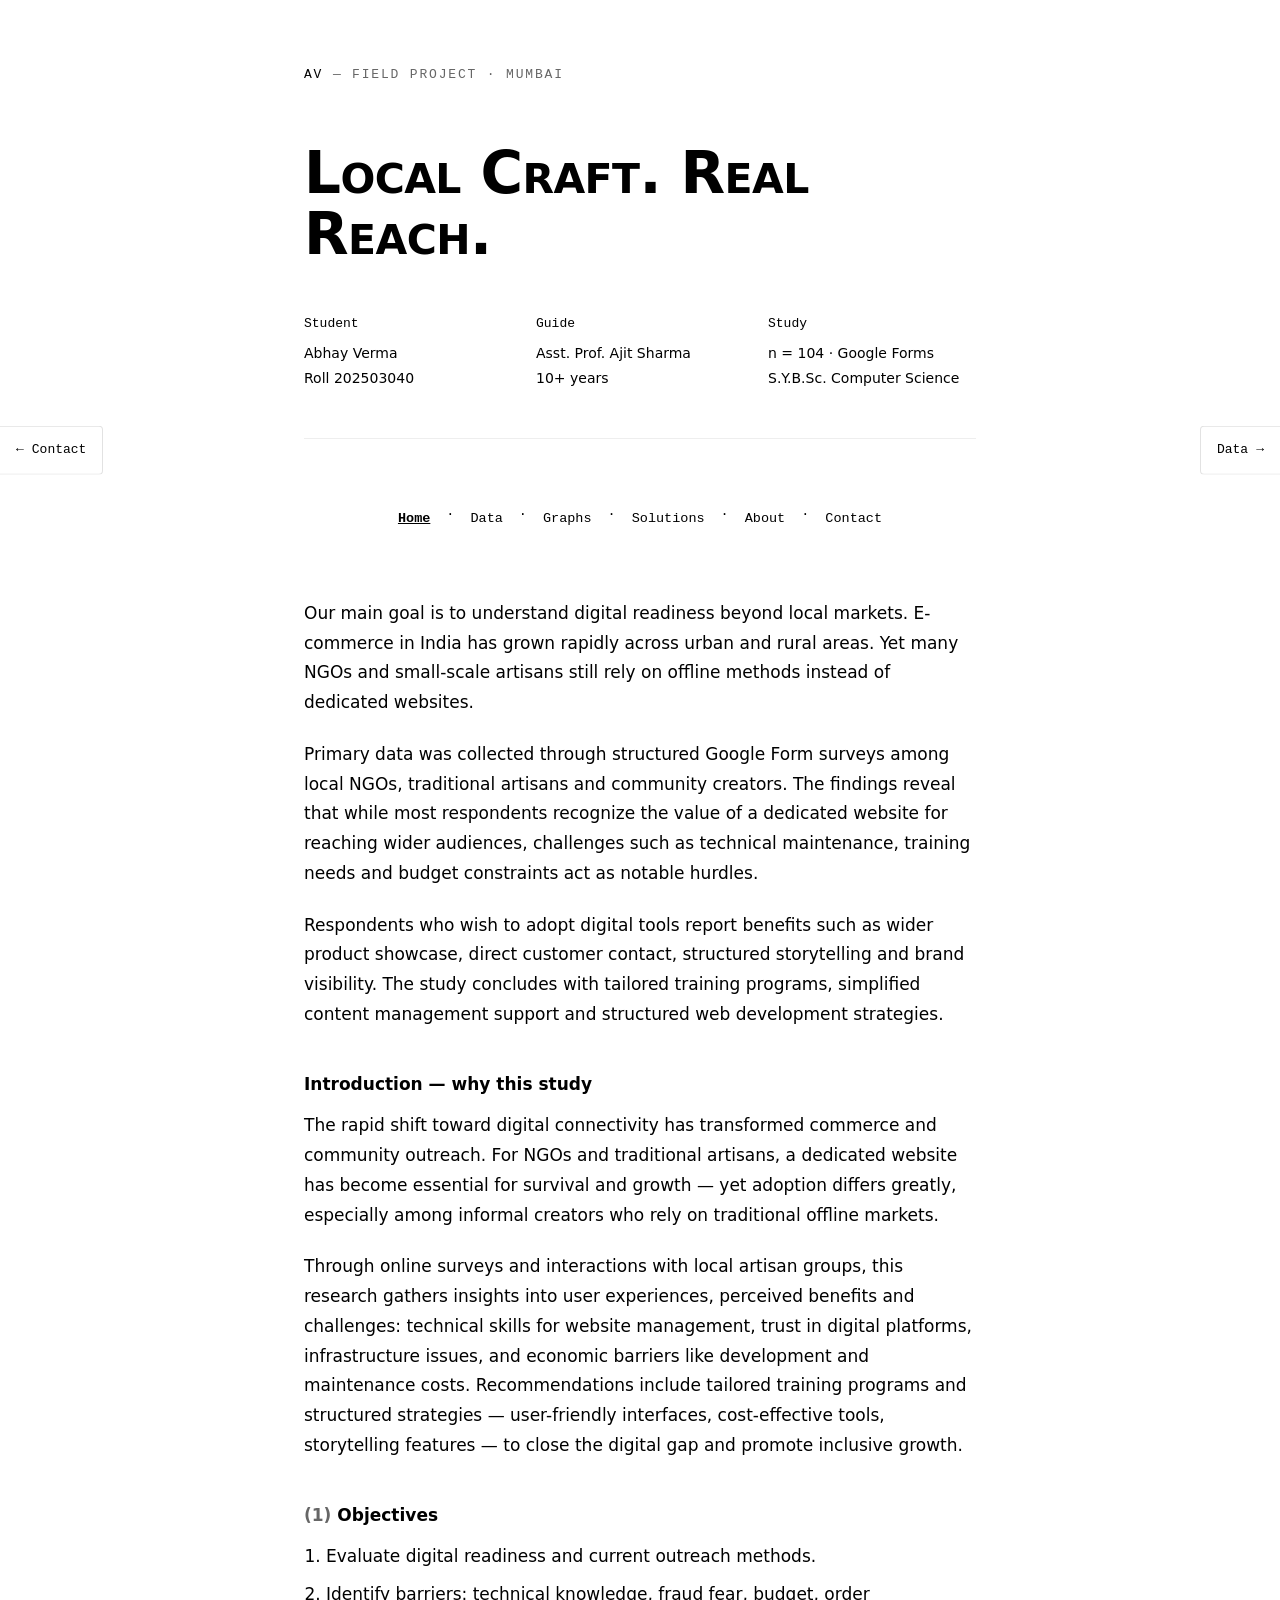
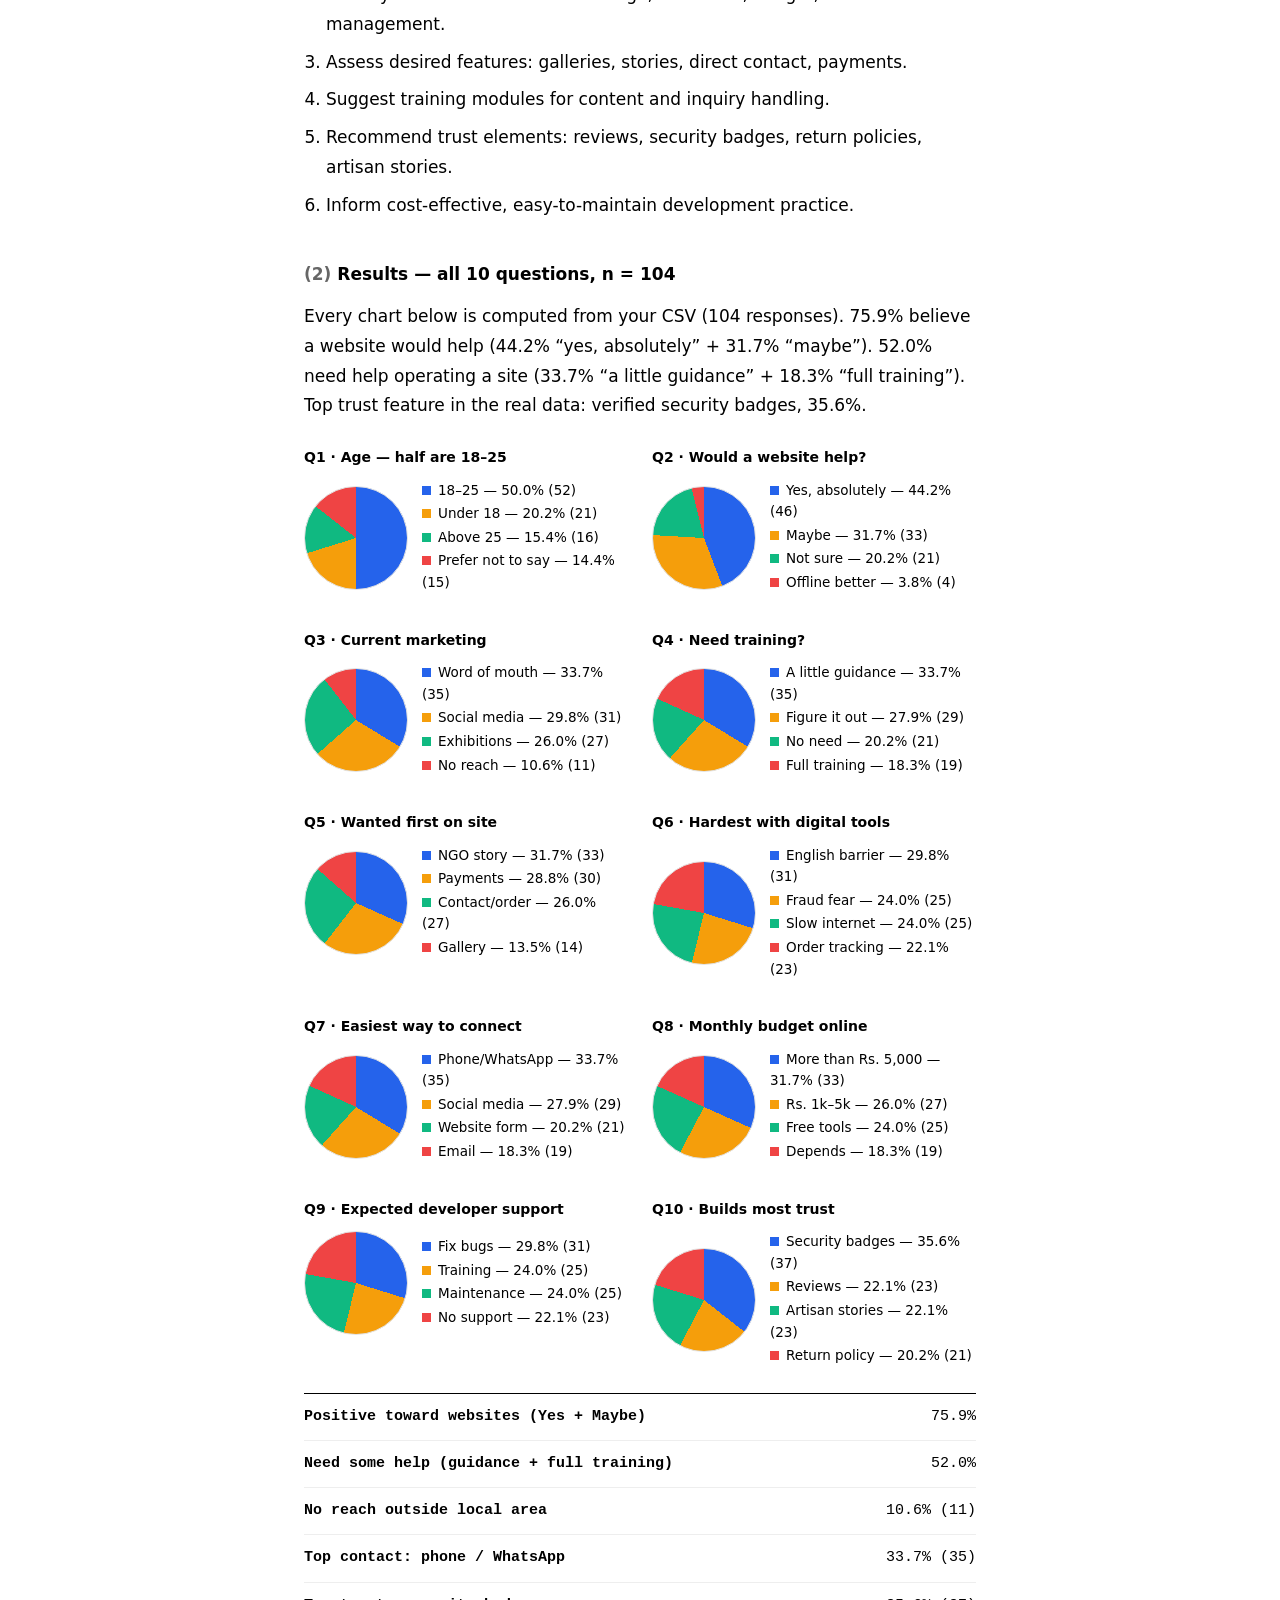
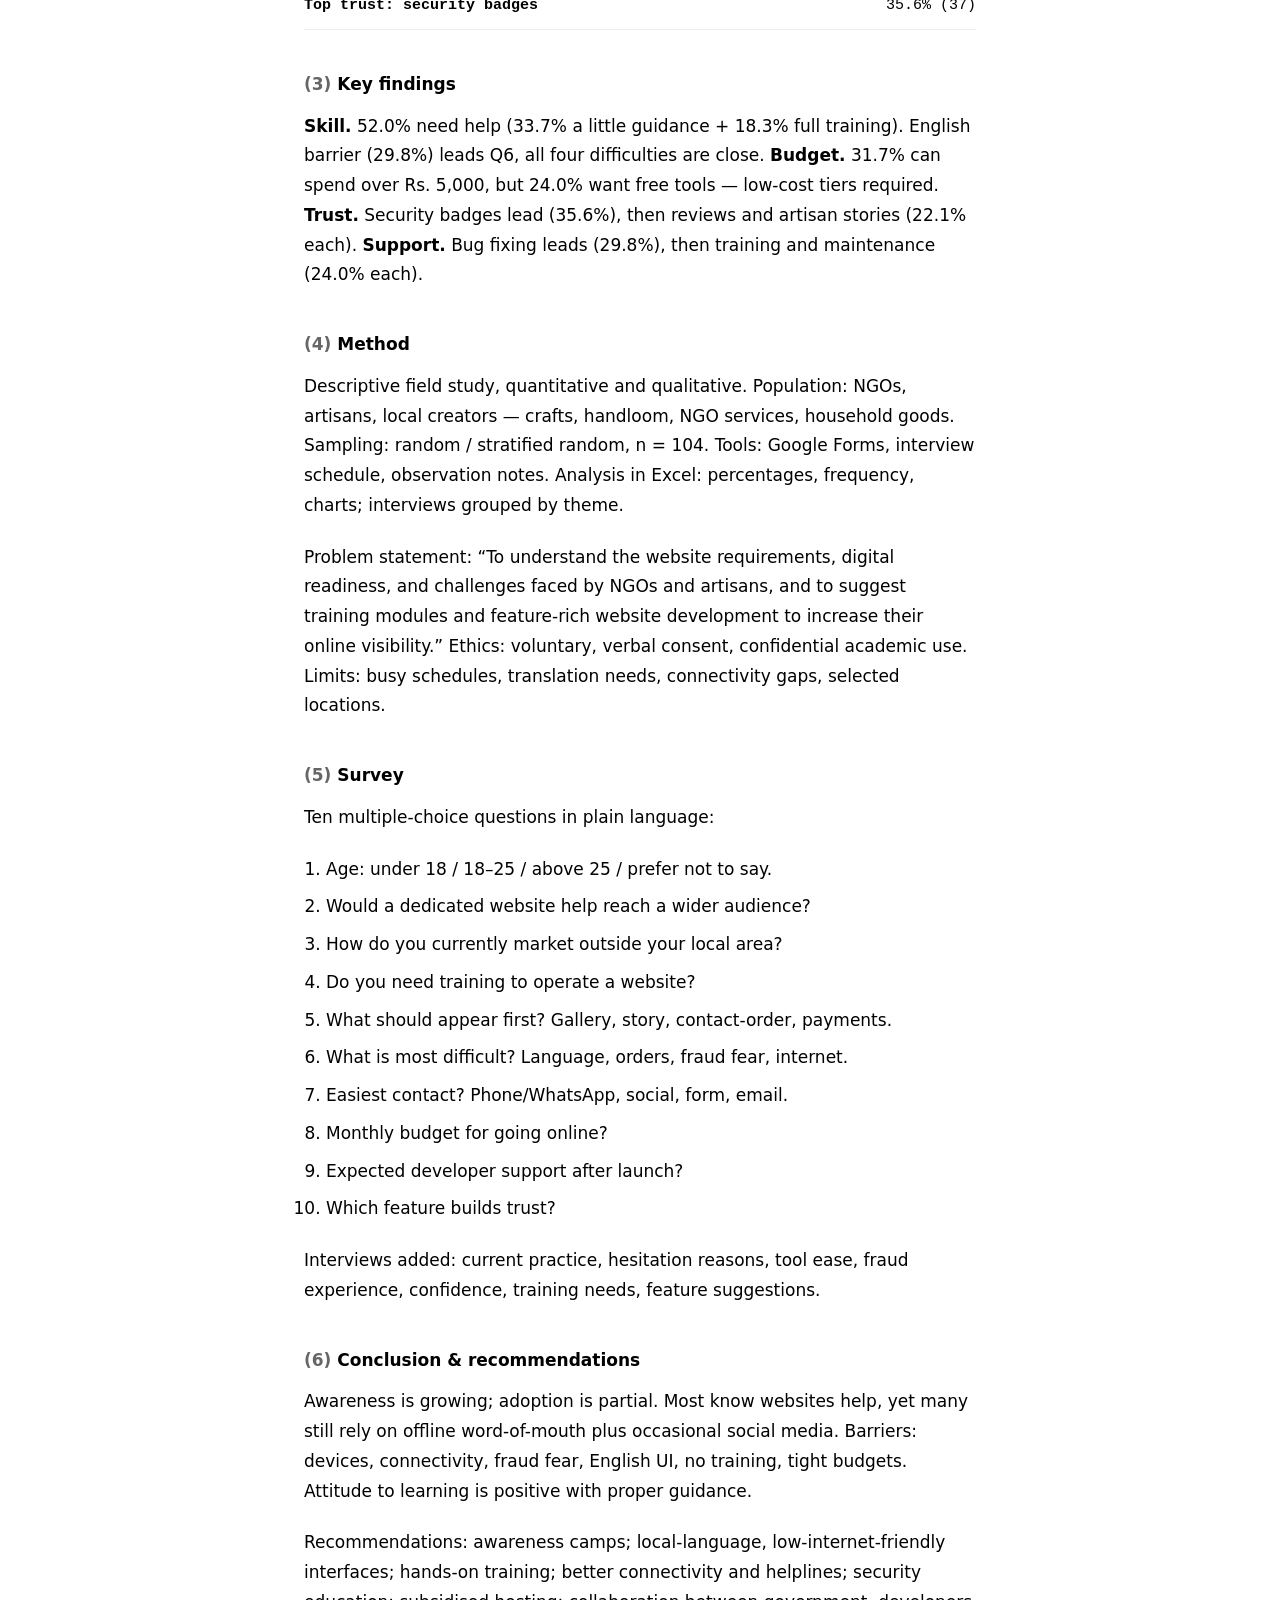
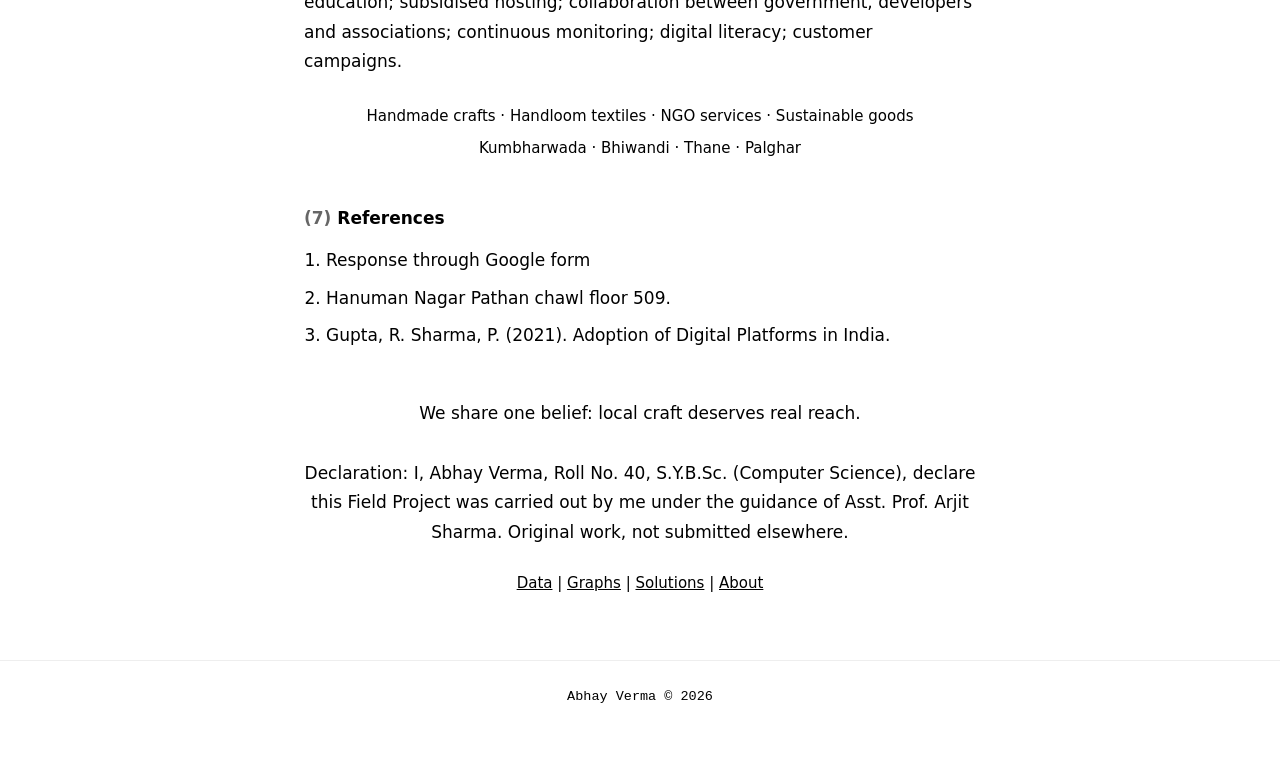
<file: index.html>
<!DOCTYPE html>
<html lang="en">
<head>
<meta charset="UTF-8">
<meta name="viewport" content="width=device-width, initial-scale=1.0">
<title>Local Craft. Real Reach. — Abhay Verma Field Project</title>
<meta name="description" content="Field project: Website Requirement Study & Development for NGOs / Artisans. Survey of 104 respondents.">
<link rel="icon" href="data:image/svg+xml,<svg xmlns=%22http://www.w3.org/2000/svg%22 viewBox=%220 0 100 100%22><text y=%22.9em%22 font-size=%2290%22>⬛</text></svg>">
<meta property="og:title" content="Local Craft. Real Reach.">
<meta property="og:description" content="Field project studying digital adoption for NGOs and Artisans.">
<link rel="stylesheet" href="styles.css">
</head>
<body>
<div class="container">
<div class="mark mono">AV <span>— Field Project · Mumbai</span></div>
<h1 class="headline">Local Craft. Real Reach.</h1>
<div class="grid3">
<div class="cell"><div class="k mono">Student</div><div class="v plain">Abhay Verma<br>Roll 202503040</div></div>
<div class="cell"><div class="k mono">Guide</div><div class="v plain">Asst. Prof. Ajit Sharma<br>10+ years</div></div>
<div class="cell"><div class="k mono">Study</div><div class="v plain">n = 104 · Google Forms<br>S.Y.B.Sc. Computer Science</div></div>
</div>
<div class="sections mono">
<a href="index.html" class="active">Home</a> ·
<a href="data.html">Data</a> ·
<a href="graphs.html">Graphs</a> ·
<a href="solution.html">Solutions</a> ·
<a href="about.html">About</a> ·
<a href="contact.html">Contact</a>
</div>
<div class="body">
<p>Our main goal is to understand digital readiness beyond local markets. E-commerce in India has grown rapidly across urban and rural areas. Yet many NGOs and small-scale artisans still rely on offline methods instead of dedicated websites.</p>
<p>Primary data was collected through structured Google Form surveys among local NGOs, traditional artisans and community creators. The findings reveal that while most respondents recognize the value of a dedicated website for reaching wider audiences, challenges such as technical maintenance, training needs and budget constraints act as notable hurdles.</p>
<p>Respondents who wish to adopt digital tools report benefits such as wider product showcase, direct customer contact, structured storytelling and brand visibility. The study concludes with tailored training programs, simplified content management support and structured web development strategies.</p>
<h3>Introduction — why this study</h3>
<p>The rapid shift toward digital connectivity has transformed commerce and community outreach. For NGOs and traditional artisans, a dedicated website has become essential for survival and growth — yet adoption differs greatly, especially among informal creators who rely on traditional offline markets.</p>
<p>Through online surveys and interactions with local artisan groups, this research gathers insights into user experiences, perceived benefits and challenges: technical skills for website management, trust in digital platforms, infrastructure issues, and economic barriers like development and maintenance costs. Recommendations include tailored training programs and structured strategies — user-friendly interfaces, cost-effective tools, storytelling features — to close the digital gap and promote inclusive growth.</p>
<h3><span class="num">(1)</span> Objectives</h3>
<ol class="tight">
<li>Evaluate digital readiness and current outreach methods.</li>
<li>Identify barriers: technical knowledge, fraud fear, budget, order management.</li>
<li>Assess desired features: galleries, stories, direct contact, payments.</li>
<li>Suggest training modules for content and inquiry handling.</li>
<li>Recommend trust elements: reviews, security badges, return policies, artisan stories.</li>
<li>Inform cost-effective, easy-to-maintain development practice.</li>
</ol>
<h3><span class="num">(2)</span> Results — all 10 questions, n = 104</h3>
<p>Every chart below is computed from your CSV (104 responses). 75.9% believe a website would help (44.2% “yes, absolutely” + 31.7% “maybe”). 52.0% need help operating a site (33.7% “a little guidance” + 18.3% “full training”). Top trust feature in the real data: verified security badges, 35.6%.</p>
<div class="pies">
<div class="pie-block"><div class="pt">Q1 · Age — half are 18–25</div><div class="pie-row"><div class="pie" style="background:conic-gradient(#2563EB 0% 50%, #F59E0B 50% 70.2%, #10B981 70.2% 85.6%, #EF4444 85.6% 100%);"></div><div class="leg"><div><span class="sq" style="background:#2563EB"></span>18–25 — 50.0% (52)</div><div><span class="sq" style="background:#F59E0B"></span>Under 18 — 20.2% (21)</div><div><span class="sq" style="background:#10B981"></span>Above 25 — 15.4% (16)</div><div><span class="sq" style="background:#EF4444"></span>Prefer not to say — 14.4% (15)</div></div></div></div>
<div class="pie-block"><div class="pt">Q2 · Would a website help?</div><div class="pie-row"><div class="pie" style="background:conic-gradient(#2563EB 0% 44.2%, #F59E0B 44.2% 75.9%, #10B981 75.9% 96.1%, #EF4444 96.1% 100%);"></div><div class="leg"><div><span class="sq" style="background:#2563EB"></span>Yes, absolutely — 44.2% (46)</div><div><span class="sq" style="background:#F59E0B"></span>Maybe — 31.7% (33)</div><div><span class="sq" style="background:#10B981"></span>Not sure — 20.2% (21)</div><div><span class="sq" style="background:#EF4444"></span>Offline better — 3.8% (4)</div></div></div></div>
<div class="pie-block"><div class="pt">Q3 · Current marketing</div><div class="pie-row"><div class="pie" style="background:conic-gradient(#2563EB 0% 33.7%, #F59E0B 33.7% 63.5%, #10B981 63.5% 89.5%, #EF4444 89.5% 100%);"></div><div class="leg"><div><span class="sq" style="background:#2563EB"></span>Word of mouth — 33.7% (35)</div><div><span class="sq" style="background:#F59E0B"></span>Social media — 29.8% (31)</div><div><span class="sq" style="background:#10B981"></span>Exhibitions — 26.0% (27)</div><div><span class="sq" style="background:#EF4444"></span>No reach — 10.6% (11)</div></div></div></div>
<div class="pie-block"><div class="pt">Q4 · Need training?</div><div class="pie-row"><div class="pie" style="background:conic-gradient(#2563EB 0% 33.7%, #F59E0B 33.7% 61.6%, #10B981 61.6% 81.8%, #EF4444 81.8% 100%);"></div><div class="leg"><div><span class="sq" style="background:#2563EB"></span>A little guidance — 33.7% (35)</div><div><span class="sq" style="background:#F59E0B"></span>Figure it out — 27.9% (29)</div><div><span class="sq" style="background:#10B981"></span>No need — 20.2% (21)</div><div><span class="sq" style="background:#EF4444"></span>Full training — 18.3% (19)</div></div></div></div>
<div class="pie-block"><div class="pt">Q5 · Wanted first on site</div><div class="pie-row"><div class="pie" style="background:conic-gradient(#2563EB 0% 31.7%, #F59E0B 31.7% 60.5%, #10B981 60.5% 86.5%, #EF4444 86.5% 100%);"></div><div class="leg"><div><span class="sq" style="background:#2563EB"></span>NGO story — 31.7% (33)</div><div><span class="sq" style="background:#F59E0B"></span>Payments — 28.8% (30)</div><div><span class="sq" style="background:#10B981"></span>Contact/order — 26.0% (27)</div><div><span class="sq" style="background:#EF4444"></span>Gallery — 13.5% (14)</div></div></div></div>
<div class="pie-block"><div class="pt">Q6 · Hardest with digital tools</div><div class="pie-row"><div class="pie" style="background:conic-gradient(#2563EB 0% 29.8%, #F59E0B 29.8% 53.8%, #10B981 53.8% 77.8%, #EF4444 77.8% 100%);"></div><div class="leg"><div><span class="sq" style="background:#2563EB"></span>English barrier — 29.8% (31)</div><div><span class="sq" style="background:#F59E0B"></span>Fraud fear — 24.0% (25)</div><div><span class="sq" style="background:#10B981"></span>Slow internet — 24.0% (25)</div><div><span class="sq" style="background:#EF4444"></span>Order tracking — 22.1% (23)</div></div></div></div>
<div class="pie-block"><div class="pt">Q7 · Easiest way to connect</div><div class="pie-row"><div class="pie" style="background:conic-gradient(#2563EB 0% 33.7%, #F59E0B 33.7% 61.6%, #10B981 61.6% 81.8%, #EF4444 81.8% 100%);"></div><div class="leg"><div><span class="sq" style="background:#2563EB"></span>Phone/WhatsApp — 33.7% (35)</div><div><span class="sq" style="background:#F59E0B"></span>Social media — 27.9% (29)</div><div><span class="sq" style="background:#10B981"></span>Website form — 20.2% (21)</div><div><span class="sq" style="background:#EF4444"></span>Email — 18.3% (19)</div></div></div></div>
<div class="pie-block"><div class="pt">Q8 · Monthly budget online</div><div class="pie-row"><div class="pie" style="background:conic-gradient(#2563EB 0% 31.7%, #F59E0B 31.7% 57.7%, #10B981 57.7% 81.7%, #EF4444 81.7% 100%);"></div><div class="leg"><div><span class="sq" style="background:#2563EB"></span>More than Rs. 5,000 — 31.7% (33)</div><div><span class="sq" style="background:#F59E0B"></span>Rs. 1k–5k — 26.0% (27)</div><div><span class="sq" style="background:#10B981"></span>Free tools — 24.0% (25)</div><div><span class="sq" style="background:#EF4444"></span>Depends — 18.3% (19)</div></div></div></div>
<div class="pie-block"><div class="pt">Q9 · Expected developer support</div><div class="pie-row"><div class="pie" style="background:conic-gradient(#2563EB 0% 29.8%, #F59E0B 29.8% 53.8%, #10B981 53.8% 77.8%, #EF4444 77.8% 100%);"></div><div class="leg"><div><span class="sq" style="background:#2563EB"></span>Fix bugs — 29.8% (31)</div><div><span class="sq" style="background:#F59E0B"></span>Training — 24.0% (25)</div><div><span class="sq" style="background:#10B981"></span>Maintenance — 24.0% (25)</div><div><span class="sq" style="background:#EF4444"></span>No support — 22.1% (23)</div></div></div></div>
<div class="pie-block"><div class="pt">Q10 · Builds most trust</div><div class="pie-row"><div class="pie" style="background:conic-gradient(#2563EB 0% 35.6%, #F59E0B 35.6% 57.7%, #10B981 57.7% 79.8%, #EF4444 79.8% 100%);"></div><div class="leg"><div><span class="sq" style="background:#2563EB"></span>Security badges — 35.6% (37)</div><div><span class="sq" style="background:#F59E0B"></span>Reviews — 22.1% (23)</div><div><span class="sq" style="background:#10B981"></span>Artisan stories — 22.1% (23)</div><div><span class="sq" style="background:#EF4444"></span>Return policy — 20.2% (21)</div></div></div></div>
</div>
<div class="data mono">
<div class="drow"><b>Positive toward websites (Yes + Maybe)</b><span class="pct">75.9%</span></div>
<div class="drow"><b>Need some help (guidance + full training)</b><span class="pct">52.0%</span></div>
<div class="drow"><b>No reach outside local area</b><span class="pct">10.6% (11)</span></div>
<div class="drow"><b>Top contact: phone / WhatsApp</b><span class="pct">33.7% (35)</span></div>
<div class="drow"><b>Top trust: security badges</b><span class="pct">35.6% (37)</span></div>
</div>
<h3><span class="num">(3)</span> Key findings</h3>
<p><b>Skill.</b> 52.0% need help (33.7% a little guidance + 18.3% full training). English barrier (29.8%) leads Q6, all four difficulties are close. <b>Budget.</b> 31.7% can spend over Rs. 5,000, but 24.0% want free tools — low-cost tiers required. <b>Trust.</b> Security badges lead (35.6%), then reviews and artisan stories (22.1% each). <b>Support.</b> Bug fixing leads (29.8%), then training and maintenance (24.0% each).</p>
<h3><span class="num">(4)</span> Method</h3>
<p>Descriptive field study, quantitative and qualitative. Population: NGOs, artisans, local creators — crafts, handloom, NGO services, household goods. Sampling: random / stratified random, n = 104. Tools: Google Forms, interview schedule, observation notes. Analysis in Excel: percentages, frequency, charts; interviews grouped by theme.</p>
<p>Problem statement: “To understand the website requirements, digital readiness, and challenges faced by NGOs and artisans, and to suggest training modules and feature-rich website development to increase their online visibility.” Ethics: voluntary, verbal consent, confidential academic use. Limits: busy schedules, translation needs, connectivity gaps, selected locations.</p>
<h3><span class="num">(5)</span> Survey</h3>
<p>Ten multiple-choice questions in plain language:</p>
<ol class="tight">
<li>Age: under 18 / 18–25 / above 25 / prefer not to say.</li>
<li>Would a dedicated website help reach a wider audience?</li>
<li>How do you currently market outside your local area?</li>
<li>Do you need training to operate a website?</li>
<li>What should appear first? Gallery, story, contact-order, payments.</li>
<li>What is most difficult? Language, orders, fraud fear, internet.</li>
<li>Easiest contact? Phone/WhatsApp, social, form, email.</li>
<li>Monthly budget for going online?</li>
<li>Expected developer support after launch?</li>
<li>Which feature builds trust?</li>
</ol>
<p>Interviews added: current practice, hesitation reasons, tool ease, fraud experience, confidence, training needs, feature suggestions.</p>
<h3><span class="num">(6)</span> Conclusion &amp; recommendations</h3>
<p>Awareness is growing; adoption is partial. Most know websites help, yet many still rely on offline word-of-mouth plus occasional social media. Barriers: devices, connectivity, fraud fear, English UI, no training, tight budgets. Attitude to learning is positive with proper guidance.</p>
<p>Recommendations: awareness camps; local-language, low-internet-friendly interfaces; hands-on training; better connectivity and helplines; security education; subsidised hosting; collaboration between government, developers and associations; continuous monitoring; digital literacy; customer campaigns.</p>
<div class="names">Handmade crafts · Handloom textiles · NGO services · Sustainable goods<br>Kumbharwada · Bhiwandi · Thane · Palghar</div>
<h3><span class="num">(7)</span> References</h3>
<ol class="tight">
<li>  Response through Google form</li>
<li> Hanuman Nagar Pathan chawl floor 509.</li>
<li>Gupta, R. Sharma, P. (2021). Adoption of Digital Platforms in India.</li>
</ol>
<p class="belief">We share one belief: local craft deserves real reach.<br><br>Declaration: I, Abhay Verma, Roll No. 40, S.Y.B.Sc. (Computer Science), declare this Field Project was carried out by me under the guidance of Asst. Prof. Arjit Sharma. Original work, not submitted elsewhere.</p>
<p class="links"><a href="data.html">Data</a> | <a href="graphs.html">Graphs</a> | <a href="solution.html">Solutions</a> | <a href="about.html">About</a></p>
</div>
</div>
<footer><div class="container mono">Abhay Verma © 2026</div></footer>
<div class="side-nav left"><a href="contact.html"><span>←</span> Contact</a></div>
<div class="side-nav right"><a href="data.html">Data <span>→</span></a></div>
<script src="script.js"></script>
</body>
</html>
</file>
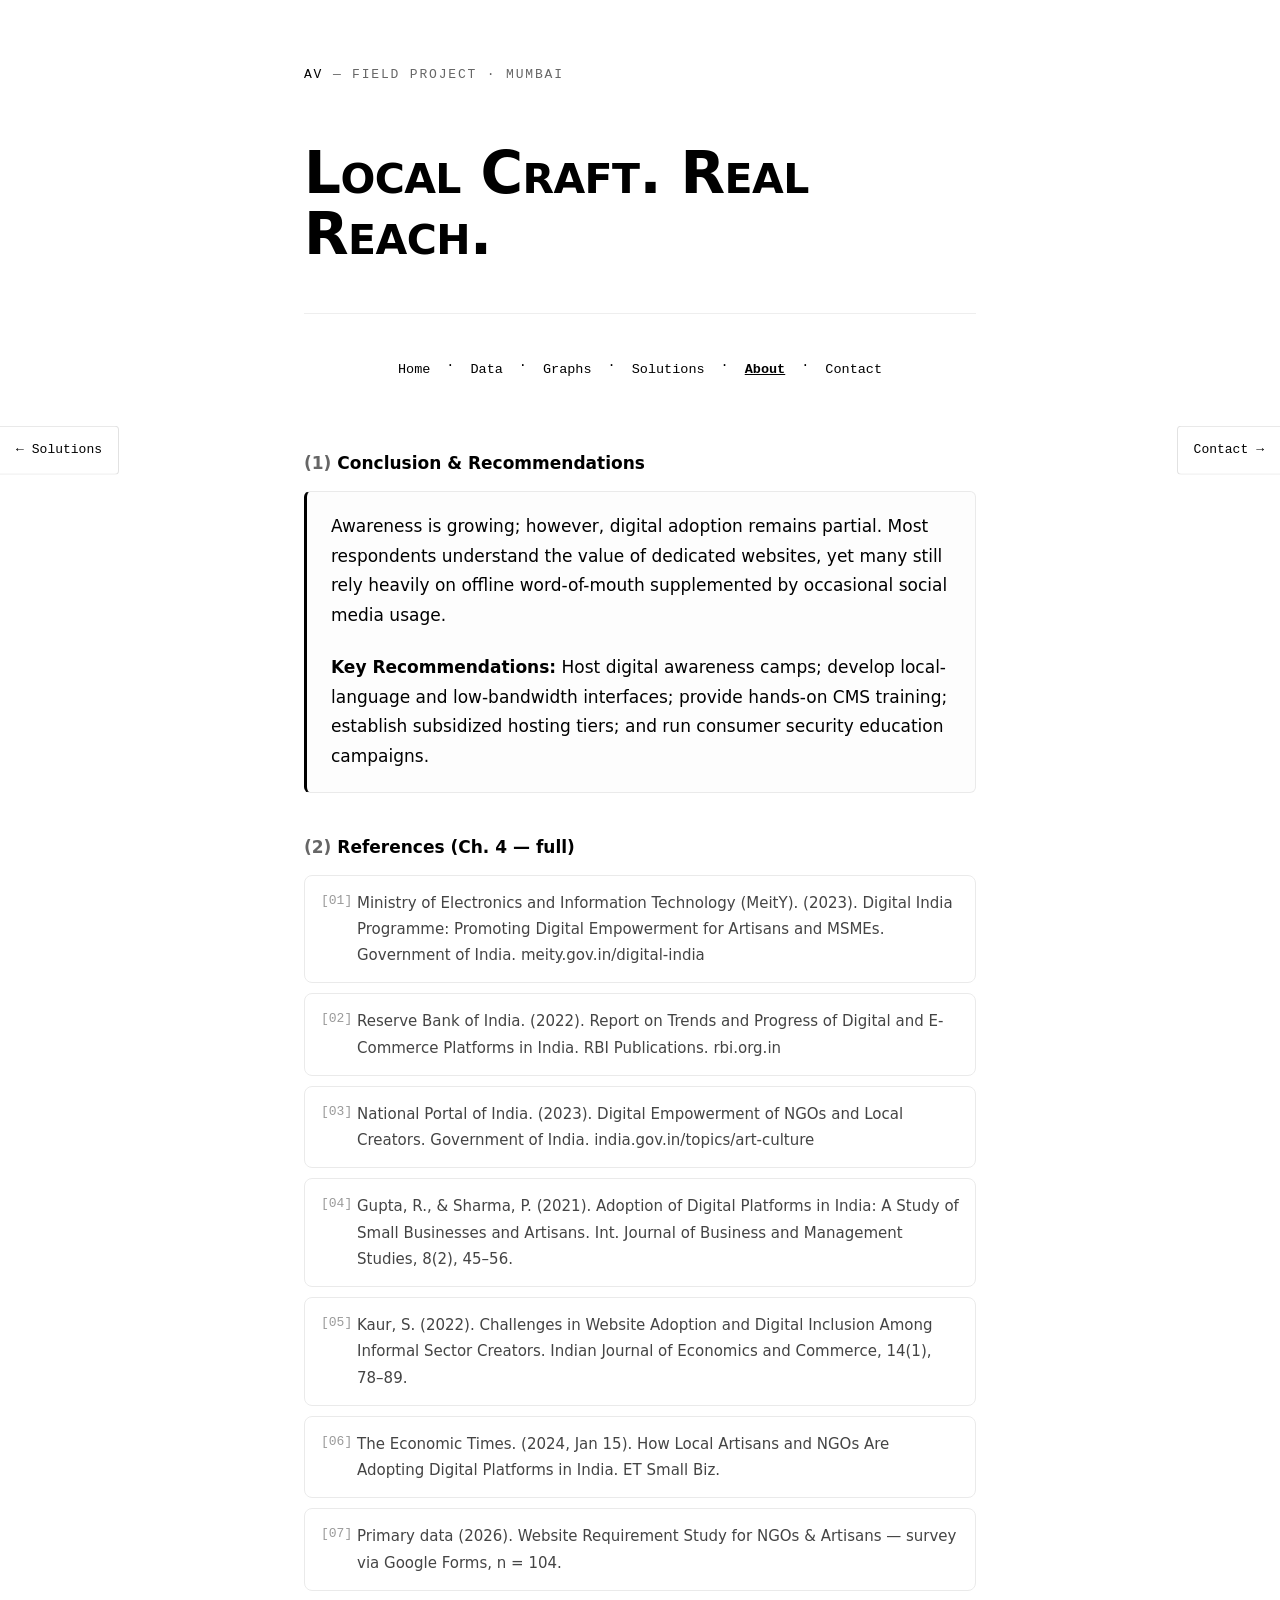
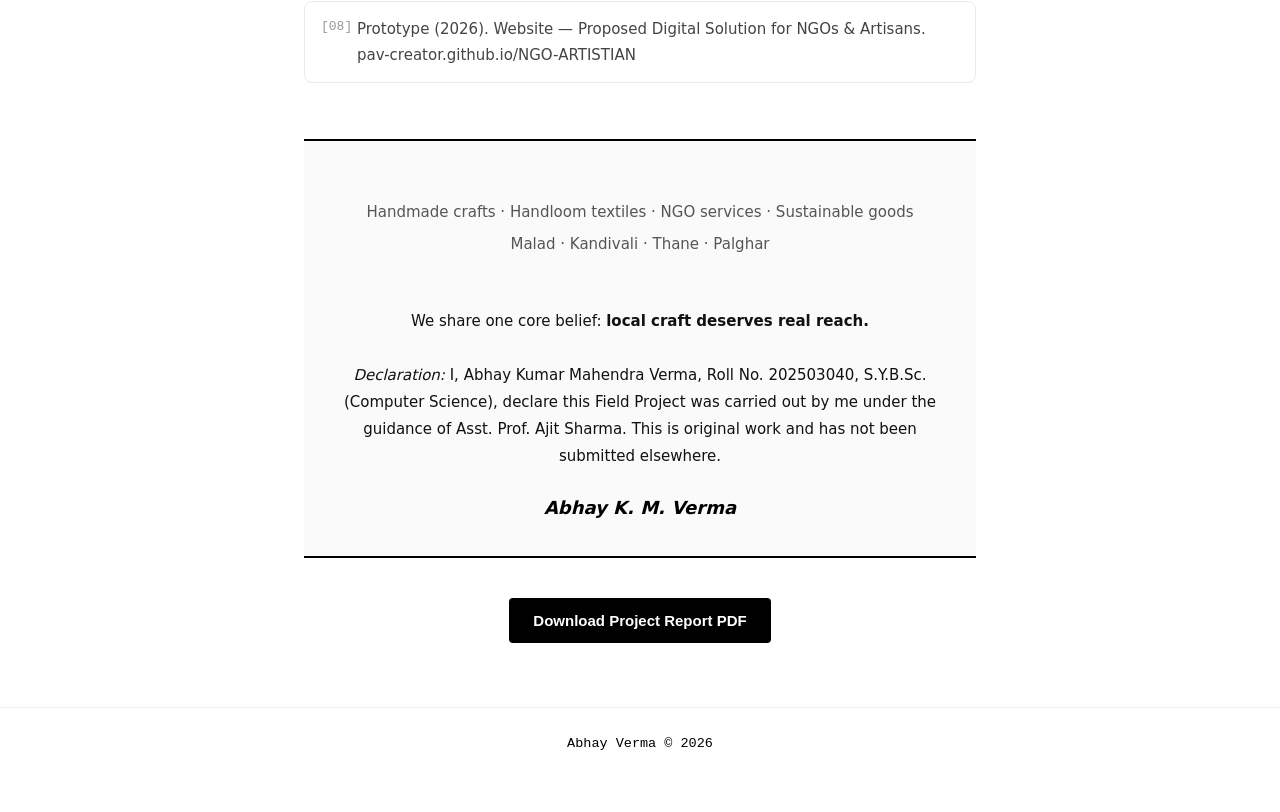
<file: about.html>
<!DOCTYPE html>
<html lang="en">
<head>
<meta charset="UTF-8">
<meta name="viewport" content="width=device-width, initial-scale=1.0">
<title>About & References — Field Project</title>
<link rel="icon" href="data:image/svg+xml,<svg xmlns=%22http://www.w3.org/2000/svg%22 viewBox=%220 0 100 100%22><text y=%22.9em%22 font-size=%2290%22>⬛</text></svg>">
<meta property="og:title" content="Local Craft. Real Reach.">
<meta property="og:description" content="Field project studying digital adoption for NGOs and Artisans.">
<link rel="stylesheet" href="styles.css">
<style>
.ref-list{list-style:none;padding:0;margin:0 0 32px 0;counter-reset:ref-counter}
.ref-list li{position:relative;padding:14px 16px 14px 52px;margin-bottom:10px;background:#fff;border:1px solid #eaeaea;border-radius:8px;font-size:15px;color:#444}
.ref-list li::before{counter-increment:ref-counter;content:"[0" counter(ref-counter) "]";position:absolute;left:16px;top:14px;font-family:ui-monospace,monospace;font-size:13px;color:#999}
.highlight-box{background:#fdfdfd;border:1px solid #eaeaea;border-left:3px solid #000;padding:20px 24px;border-radius:6px;margin-bottom:32px}
.declaration-box{margin-top:56px;padding:32px 24px;border-top:2px solid #000;border-bottom:2px solid #000;background:#fafafa;text-align:center}
.declaration-box .names{font-size:15px;line-height:2.1;color:#555;margin-bottom:24px}
.declaration-box .belief{font-size:15px;color:#111;line-height:1.8}
.signature{margin-top:16px;font-weight:600;font-style:italic;font-size:18px}
</style>
</head>
<body>
<div class="side-nav left"><a href="solution.html"><span>←</span> Solutions</a></div>
<div class="side-nav right"><a href="contact.html">Contact <span>→</span></a></div>
<div class="container">
<div class="mark mono">AV <span>— Field Project · Mumbai</span></div>
<h1 class="headline">Local Craft. Real Reach.</h1>
<div class="sections mono bordered">
<a href="index.html">Home</a> · <a href="data.html">Data</a> · <a href="graphs.html">Graphs</a> · <a href="solution.html">Solutions</a> · <a href="about.html" class="active">About</a> · <a href="contact.html">Contact</a>
</div>
<div class="body">
<div class="fade-in-section">
<h3><span class="num">(1)</span> Conclusion &amp; Recommendations</h3>
<div class="highlight-box">
<p>Awareness is growing; however, digital adoption remains partial. Most respondents understand the value of dedicated websites, yet many still rely heavily on offline word-of-mouth supplemented by occasional social media usage.</p>
<p style="margin-bottom:0;"><b>Key Recommendations:</b> Host digital awareness camps; develop local-language and low-bandwidth interfaces; provide hands-on CMS training; establish subsidized hosting tiers; and run consumer security education campaigns.</p>
</div>
</div>
<div class="fade-in-section">
<h3><span class="num">(2)</span> References (Ch. 4 — full)</h3>
<ul class="ref-list">
<li>Ministry of Electronics and Information Technology (MeitY). (2023). Digital India Programme: Promoting Digital Empowerment for Artisans and MSMEs. Government of India. meity.gov.in/digital-india</li>
<li>Reserve Bank of India. (2022). Report on Trends and Progress of Digital and E-Commerce Platforms in India. RBI Publications. rbi.org.in</li>
<li>National Portal of India. (2023). Digital Empowerment of NGOs and Local Creators. Government of India. india.gov.in/topics/art-culture</li>
<li>Gupta, R., &amp; Sharma, P. (2021). Adoption of Digital Platforms in India: A Study of Small Businesses and Artisans. Int. Journal of Business and Management Studies, 8(2), 45–56.</li>
<li>Kaur, S. (2022). Challenges in Website Adoption and Digital Inclusion Among Informal Sector Creators. Indian Journal of Economics and Commerce, 14(1), 78–89.</li>
<li>The Economic Times. (2024, Jan 15). How Local Artisans and NGOs Are Adopting Digital Platforms in India. ET Small Biz.</li>
<li>Primary data (2026). Website Requirement Study for NGOs &amp; Artisans — survey via Google Forms, n = 104.</li>
<li>Prototype (2026). Website — Proposed Digital Solution for NGOs &amp; Artisans. pav-creator.github.io/NGO-ARTISTIAN</li>
</ul>
</div>
<div class="fade-in-section declaration-box">
<div class="names">Handmade crafts · Handloom textiles · NGO services · Sustainable goods<br>Malad · Kandivali · Thane · Palghar</div>
<p class="belief">We share one core belief: <b>local craft deserves real reach.</b><br><br><i>Declaration:</i> I, Abhay Kumar Mahendra Verma, Roll No. 202503040, S.Y.B.Sc. (Computer Science), declare this Field Project was carried out by me under the guidance of Asst. Prof. Ajit Sharma. This is original work and has not been submitted elsewhere.</p>
<div class="signature">Abhay K. M. Verma</div>
</div>
<div class="fade-in-section"><button onclick="window.print()" class="submit-btn" style="margin:40px auto 0 auto;display:block;">Download Project Report PDF</button></div>
</div>
</div>
<footer><div class="container mono">Abhay Verma © 2026</div></footer>
<script src="script.js"></script>
</body>
</html>
</file>
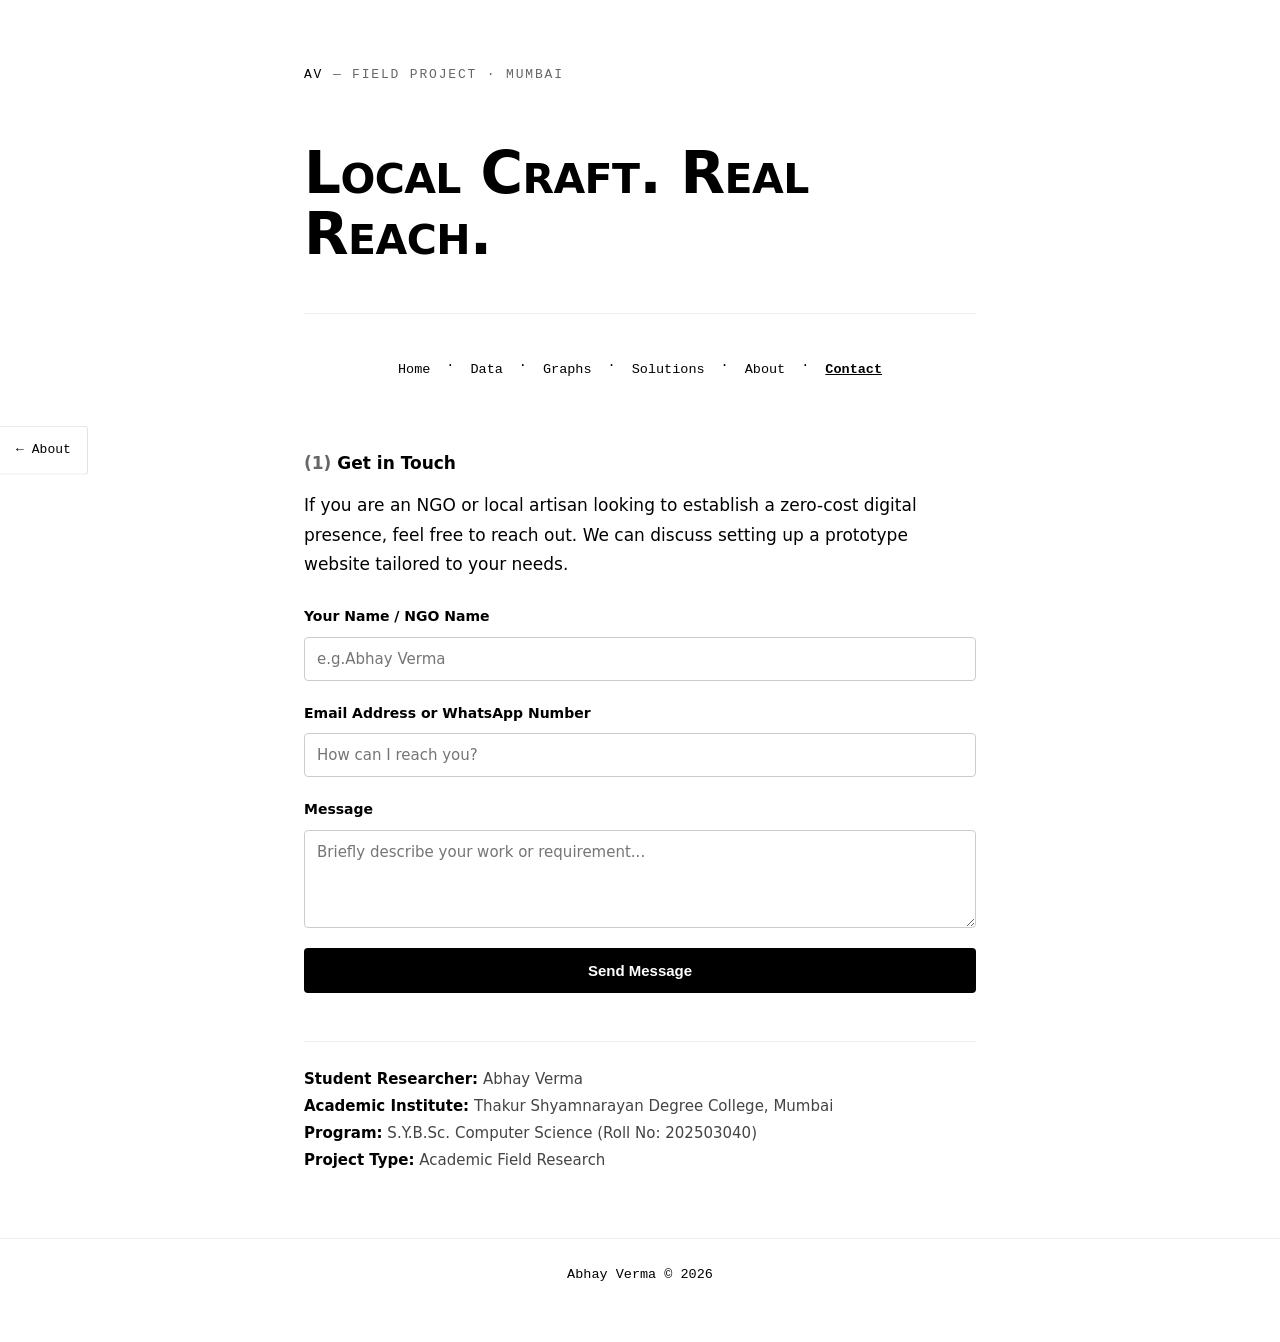
<file: contact.html>
<!DOCTYPE html>
<html lang="en">
<head>
<meta charset="UTF-8">
<meta name="viewport" content="width=device-width, initial-scale=1.0">
<title>Contact — Field Project</title>
<link rel="icon" href="data:image/svg+xml,<svg xmlns=%22http://www.w3.org/2000/svg%22 viewBox=%220 0 100 100%22><text y=%22.9em%22 font-size=%2290%22>⬛</text></svg>">
<link rel="stylesheet" href="styles.css">
</head>
<body>
<div class="side-nav left"><a href="about.html"><span>←</span> About</a></div>
<div class="container">
<div class="mark mono">AV <span>— Field Project · Mumbai</span></div>
<h1 class="headline">Local Craft. Real Reach.</h1>
<div class="sections mono bordered">
<a href="index.html">Home</a> · <a href="data.html">Data</a> · <a href="graphs.html">Graphs</a> · <a href="solution.html">Solutions</a> · <a href="about.html">About</a> · <a href="contact.html" class="active">Contact</a>
</div>
<div class="body">
<h3><span class="num">(1)</span> Get in Touch</h3>
<p>If you are an NGO or local artisan looking to establish a zero-cost digital presence, feel free to reach out. We can discuss setting up a prototype website tailored to your needs.</p>
<form class="contact-form" action="https://formspree.io/f/xyezrqya" method="POST">
<div class="form-group"><label>Your Name / NGO Name</label><input type="text" name="Name" placeholder="e.g.Abhay Verma " required></div>
<div class="form-group"><label>Email Address or WhatsApp Number</label><input type="text" name="Contact" placeholder="How can I reach you?" required></div>
<div class="form-group"><label>Message</label><textarea name="Message" rows="4" placeholder="Briefly describe your work or requirement..." required></textarea></div>
<button type="submit" class="submit-btn">Send Message</button>
</form>
<div class="contact-info">
<b>Student Researcher:</b> Abhay Verma<br>
<b>Academic Institute:</b> Thakur Shyamnarayan Degree College, Mumbai<br>
<b>Program:</b> S.Y.B.Sc. Computer Science (Roll No: 202503040)<br>
<b>Project Type:</b> Academic Field Research
</div>
</div>
</div>
<footer><div class="container mono">Abhay Verma © 2026</div></footer>
<script src="script.js"></script>
</body>
</html>
</file>
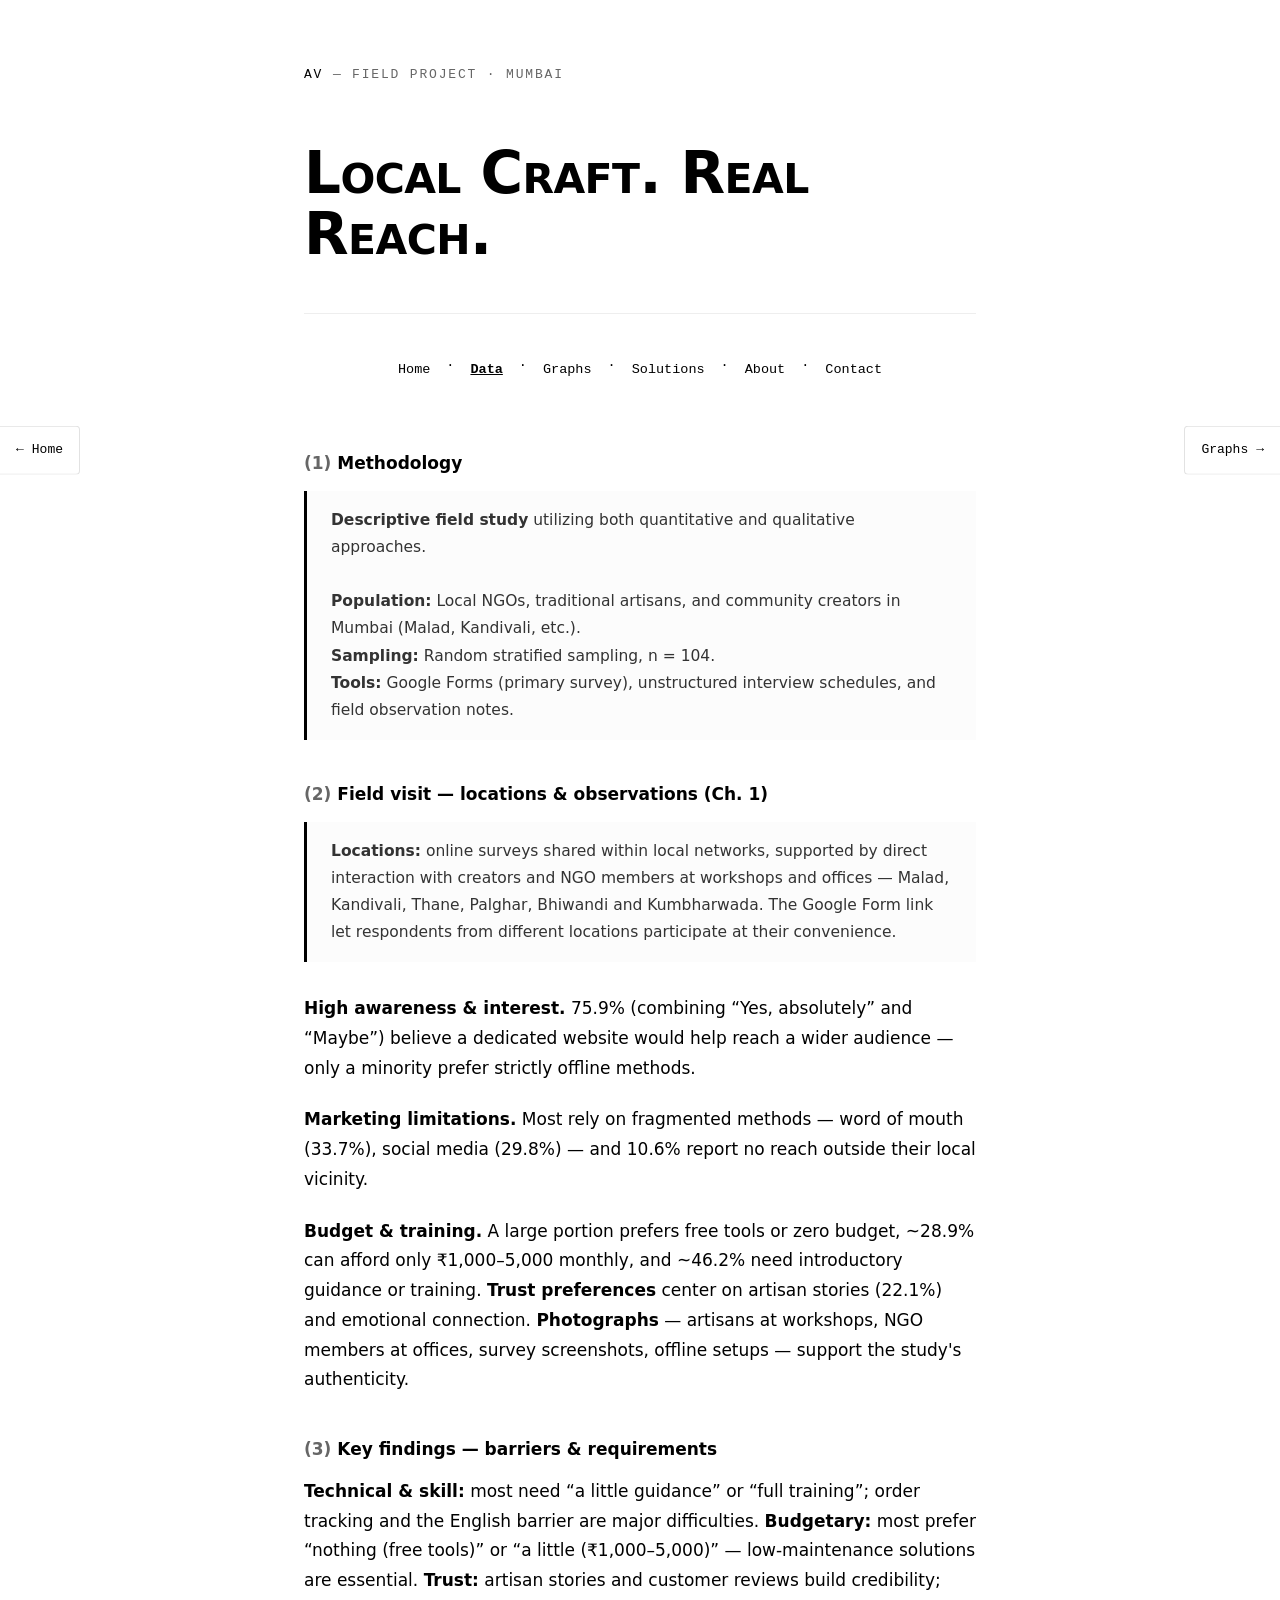
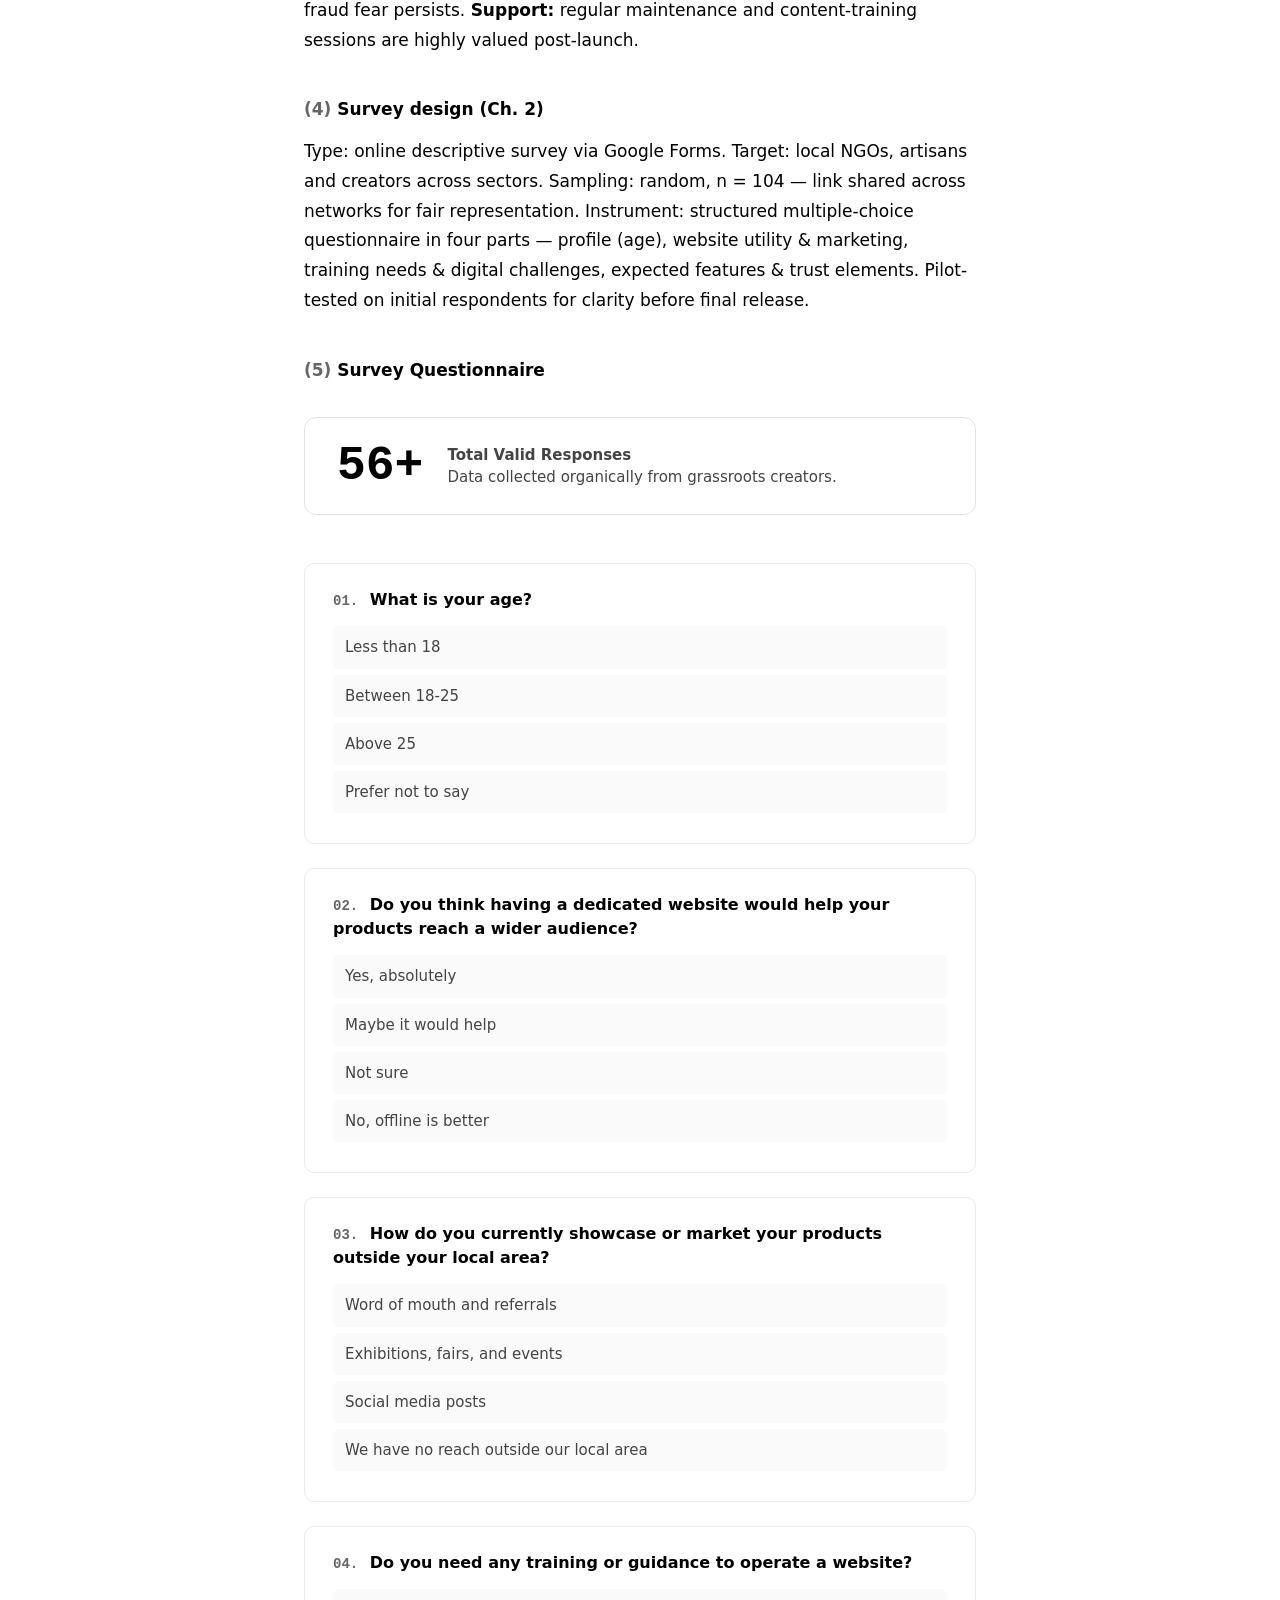
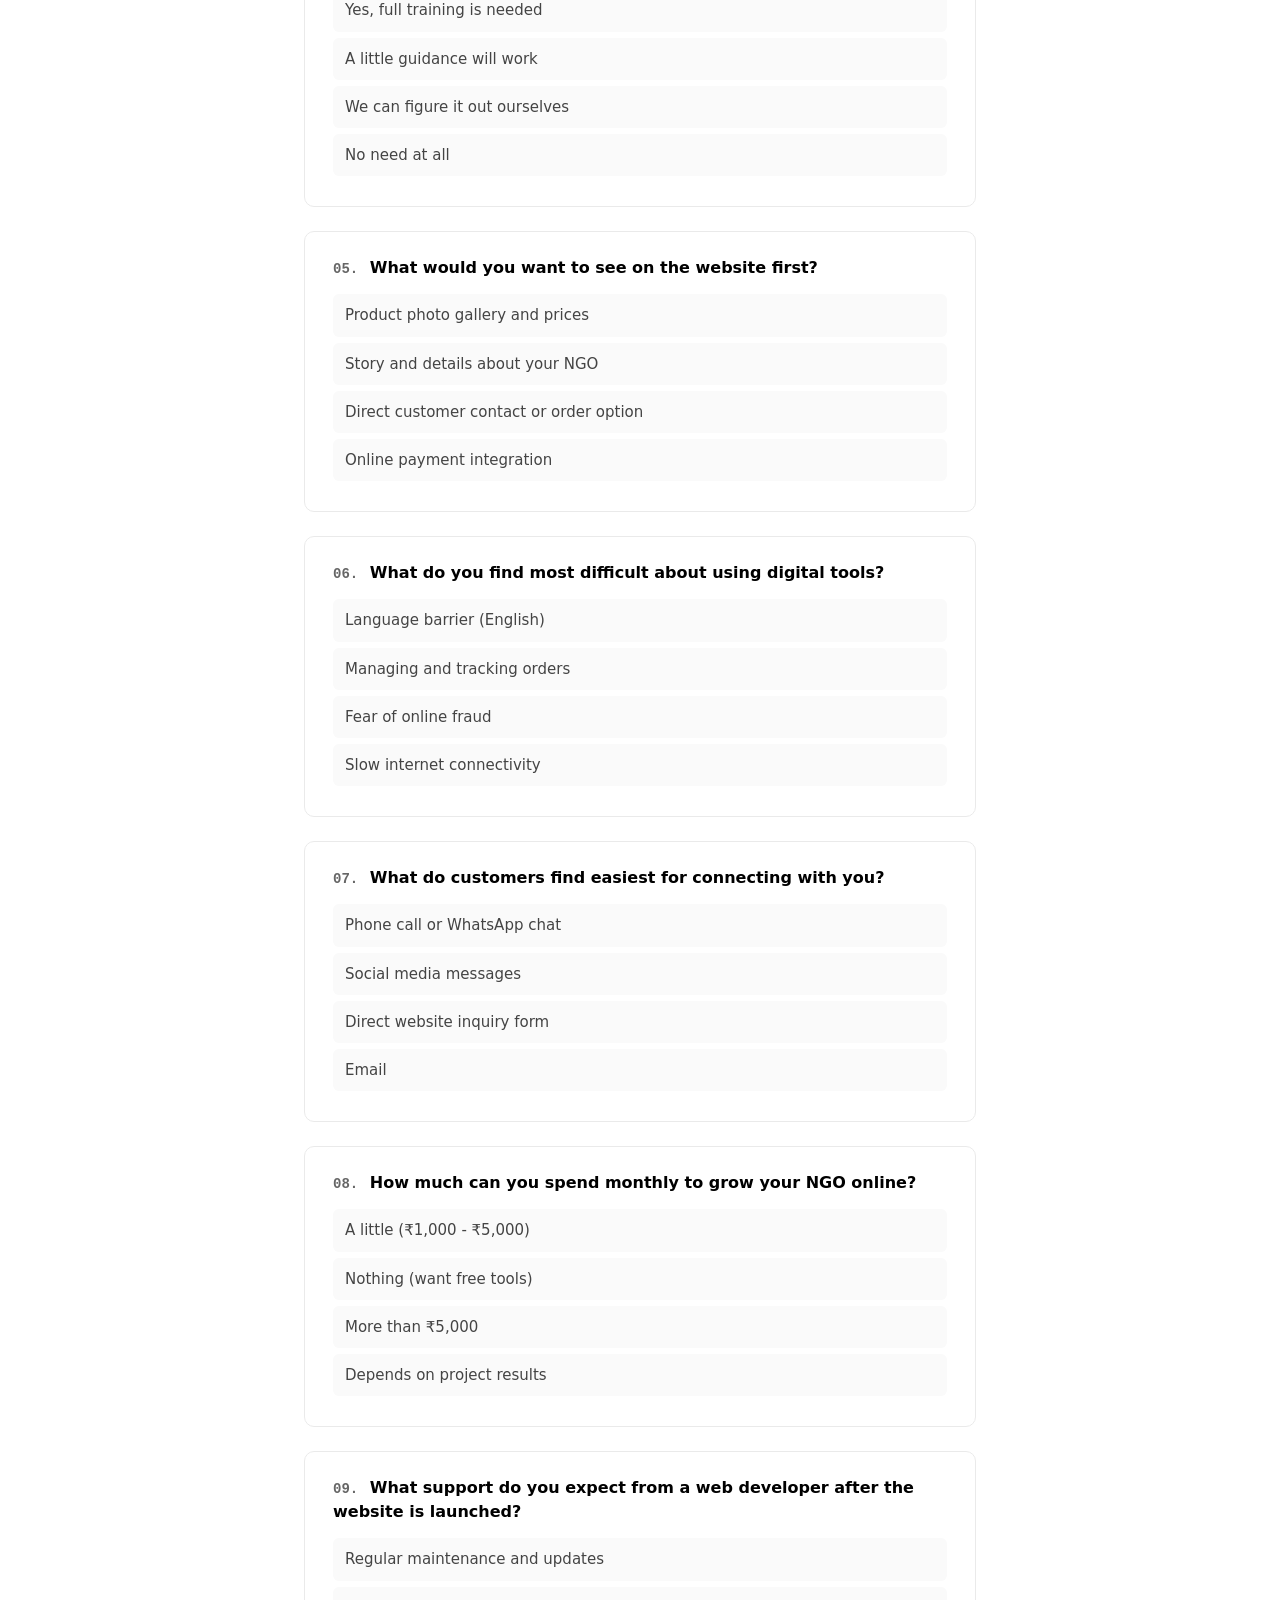
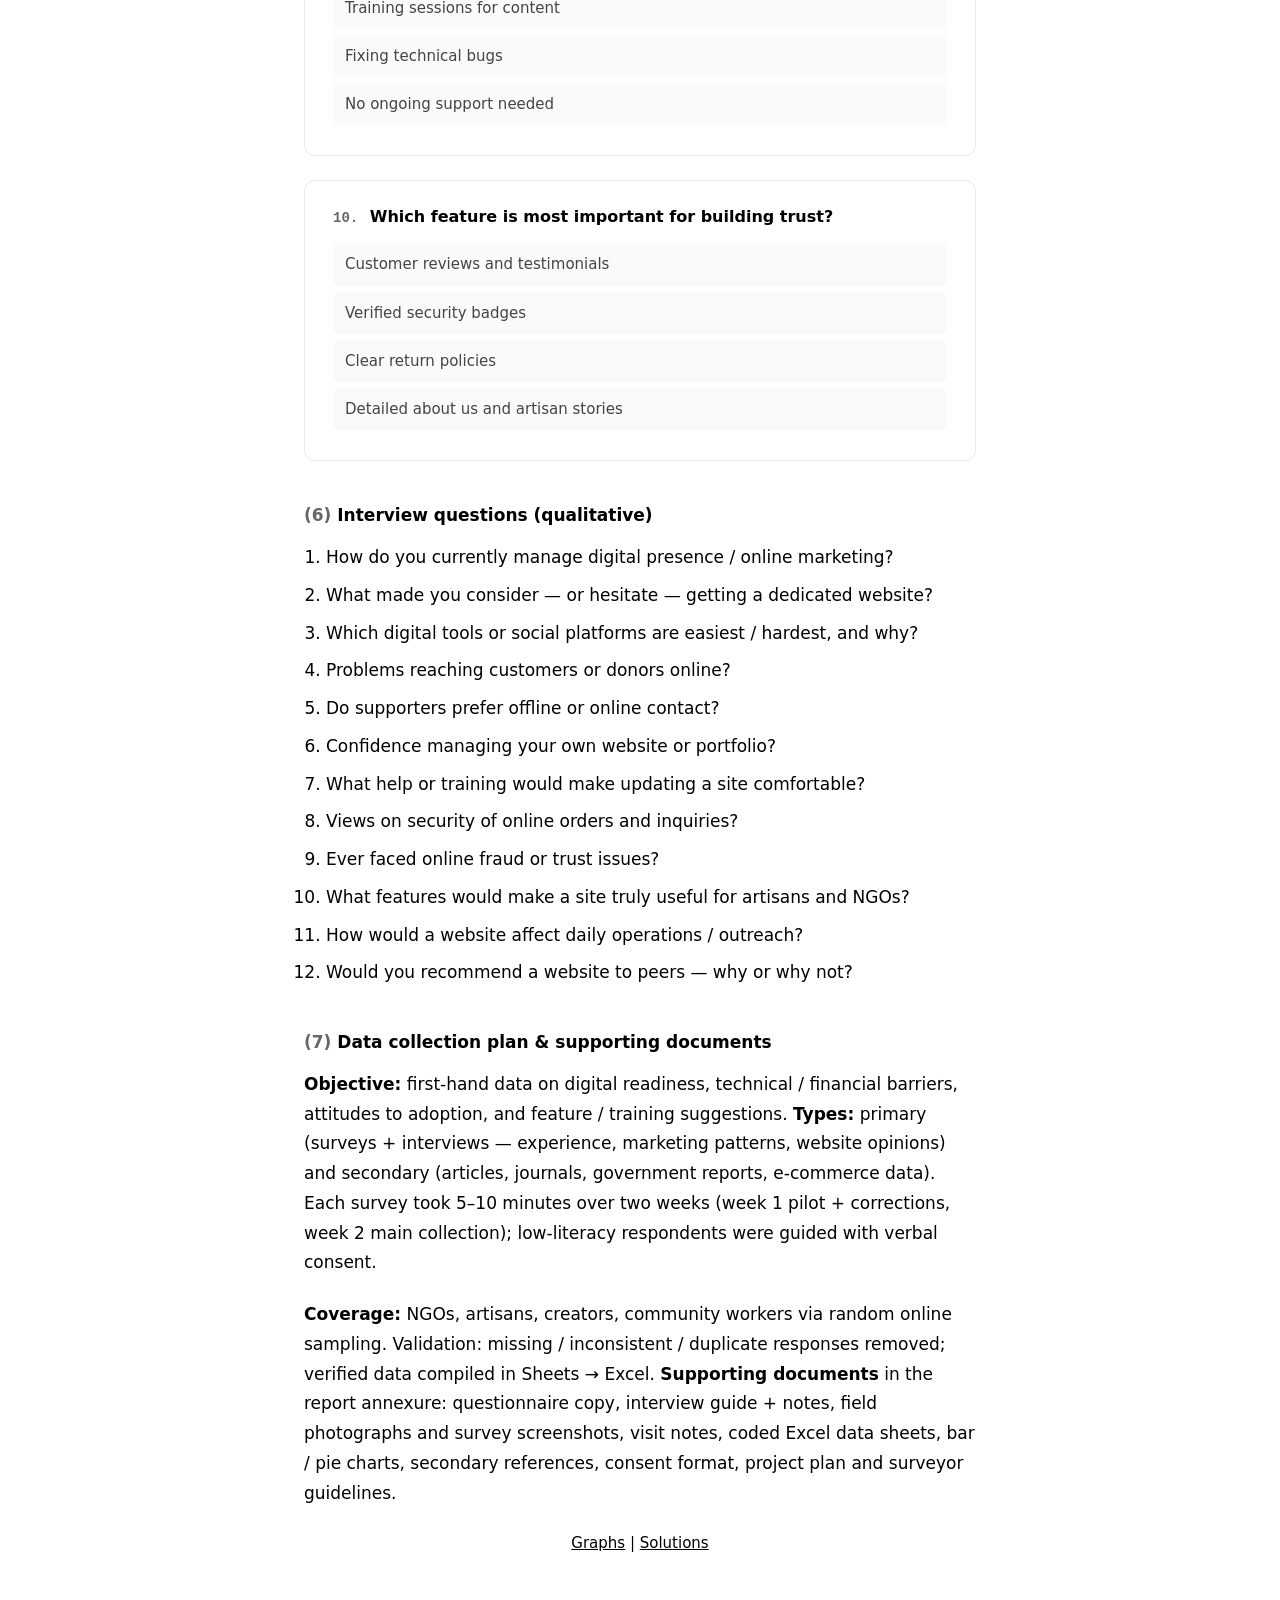
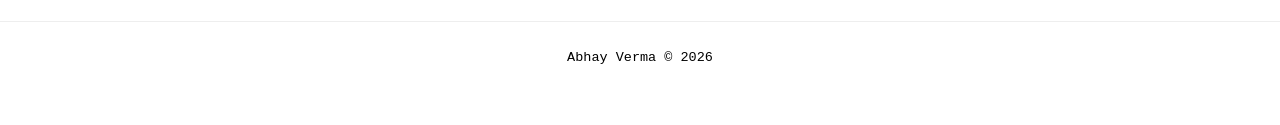
<file: data.html>
<!DOCTYPE html>
<html lang="en">
<head>
<meta charset="UTF-8">
<meta name="viewport" content="width=device-width, initial-scale=1.0">
<title>Data Collection — Field Project</title>
<link rel="icon" href="data:image/svg+xml,<svg xmlns=%22http://www.w3.org/2000/svg%22 viewBox=%220 0 100 100%22><text y=%22.9em%22 font-size=%2290%22>⬛</text></svg>">
<meta property="og:title" content="Local Craft. Real Reach.">
<meta property="og:description" content="Field project studying digital adoption for NGOs and Artisans.">
<link rel="stylesheet" href="styles.css">
</head>
<body>
<div class="side-nav left"><a href="index.html"><span>←</span> Home</a></div>
<div class="side-nav right"><a href="graphs.html">Graphs <span>→</span></a></div>
<div class="container">
<div class="mark mono">AV <span>— Field Project · Mumbai</span></div>
<h1 class="headline">Local Craft. Real Reach.</h1>
<div class="sections mono bordered">
<a href="index.html">Home</a> · <a href="data.html" class="active">Data</a> · <a href="graphs.html">Graphs</a> · <a href="solution.html">Solutions</a> · <a href="about.html">About</a> · <a href="contact.html">Contact</a>
</div>
<div class="body">
<div class="fade-in-section">
<h3><span class="num">(1)</span> Methodology</h3>
<div class="method">
<b>Descriptive field study</b> utilizing both quantitative and qualitative approaches. <br><br>
<b>Population:</b> Local NGOs, traditional artisans, and community creators in Mumbai (Malad, Kandivali, etc.).<br>
<b>Sampling:</b> Random stratified sampling, n = 104.<br>
<b>Tools:</b> Google Forms (primary survey), unstructured interview schedules, and field observation notes.
</div>
</div>
<div class="fade-in-section">
<h3><span class="num">(2)</span> Field visit — locations &amp; observations (Ch. 1)</h3>
<div class="method">
<b>Locations:</b> online surveys shared within local networks, supported by direct interaction with creators and NGO members at workshops and offices — Malad, Kandivali, Thane, Palghar, Bhiwandi and Kumbharwada. The Google Form link let respondents from different locations participate at their convenience.
</div>
<p><b>High awareness &amp; interest.</b> 75.9% (combining “Yes, absolutely” and “Maybe”) believe a dedicated website would help reach a wider audience — only a minority prefer strictly offline methods.</p>
<p><b>Marketing limitations.</b> Most rely on fragmented methods — word of mouth (33.7%), social media (29.8%) — and 10.6% report no reach outside their local vicinity.</p>
<p><b>Budget &amp; training.</b> A large portion prefers free tools or zero budget, ~28.9% can afford only ₹1,000–5,000 monthly, and ~46.2% need introductory guidance or training. <b>Trust preferences</b> center on artisan stories (22.1%) and emotional connection. <b>Photographs</b> — artisans at workshops, NGO members at offices, survey screenshots, offline setups — support the study's authenticity.</p>
</div>
<div class="fade-in-section">
<h3><span class="num">(3)</span> Key findings — barriers &amp; requirements</h3>
<p><b>Technical &amp; skill:</b> most need “a little guidance” or “full training”; order tracking and the English barrier are major difficulties. <b>Budgetary:</b> most prefer “nothing (free tools)” or “a little (₹1,000–5,000)” — low-maintenance solutions are essential. <b>Trust:</b> artisan stories and customer reviews build credibility; fraud fear persists. <b>Support:</b> regular maintenance and content-training sessions are highly valued post-launch.</p>
</div>
<div class="fade-in-section">
<h3><span class="num">(4)</span> Survey design (Ch. 2)</h3>
<p>Type: online descriptive survey via Google Forms. Target: local NGOs, artisans and creators across sectors. Sampling: random, n = 104 — link shared across networks for fair representation. Instrument: structured multiple-choice questionnaire in four parts — profile (age), website utility &amp; marketing, training needs &amp; digital challenges, expected features &amp; trust elements. Pilot-tested on initial respondents for clarity before final release.</p>
<h3><span class="num">(5)</span> Survey Questionnaire</h3>
<div class="statbox"><div class="statnum" id="counter">0</div><div class="stattext"><b>Total Valid Responses</b><br>Data collected organically from grassroots creators.</div></div>
</div>
<div class="q fade-in-section"><div class="qt"><span>01.</span> What is your age?</div><ul><li>Less than 18</li><li>Between 18-25</li><li>Above 25</li><li>Prefer not to say</li></ul></div>
<div class="q fade-in-section"><div class="qt"><span>02.</span> Do you think having a dedicated website would help your products reach a wider audience?</div><ul><li>Yes, absolutely</li><li>Maybe it would help</li><li>Not sure</li><li>No, offline is better</li></ul></div>
<div class="q fade-in-section"><div class="qt"><span>03.</span> How do you currently showcase or market your products outside your local area?</div><ul><li>Word of mouth and referrals</li><li>Exhibitions, fairs, and events</li><li>Social media posts</li><li>We have no reach outside our local area</li></ul></div>
<div class="q fade-in-section"><div class="qt"><span>04.</span> Do you need any training or guidance to operate a website?</div><ul><li>Yes, full training is needed</li><li>A little guidance will work</li><li>We can figure it out ourselves</li><li>No need at all</li></ul></div>
<div class="q fade-in-section"><div class="qt"><span>05.</span> What would you want to see on the website first?</div><ul><li>Product photo gallery and prices</li><li>Story and details about your NGO</li><li>Direct customer contact or order option</li><li>Online payment integration</li></ul></div>
<div class="q fade-in-section"><div class="qt"><span>06.</span> What do you find most difficult about using digital tools?</div><ul><li>Language barrier (English)</li><li>Managing and tracking orders</li><li>Fear of online fraud</li><li>Slow internet connectivity</li></ul></div>
<div class="q fade-in-section"><div class="qt"><span>07.</span> What do customers find easiest for connecting with you?</div><ul><li>Phone call or WhatsApp chat</li><li>Social media messages</li><li>Direct website inquiry form</li><li>Email</li></ul></div>
<div class="q fade-in-section"><div class="qt"><span>08.</span> How much can you spend monthly to grow your NGO online?</div><ul><li>A little (₹1,000 - ₹5,000)</li><li>Nothing (want free tools)</li><li>More than ₹5,000</li><li>Depends on project results</li></ul></div>
<div class="q fade-in-section"><div class="qt"><span>09.</span> What support do you expect from a web developer after the website is launched?</div><ul><li>Regular maintenance and updates</li><li>Training sessions for content</li><li>Fixing technical bugs</li><li>No ongoing support needed</li></ul></div>
<div class="q fade-in-section"><div class="qt"><span>10.</span> Which feature is most important for building trust?</div><ul><li>Customer reviews and testimonials</li><li>Verified security badges</li><li>Clear return policies</li><li>Detailed about us and artisan stories</li></ul></div>
<div class="fade-in-section">
<h3><span class="num">(6)</span> Interview questions (qualitative)</h3>
<ol class="tight">
<li>How do you currently manage digital presence / online marketing?</li>
<li>What made you consider — or hesitate — getting a dedicated website?</li>
<li>Which digital tools or social platforms are easiest / hardest, and why?</li>
<li>Problems reaching customers or donors online?</li>
<li>Do supporters prefer offline or online contact?</li>
<li>Confidence managing your own website or portfolio?</li>
<li>What help or training would make updating a site comfortable?</li>
<li>Views on security of online orders and inquiries?</li>
<li>Ever faced online fraud or trust issues?</li>
<li>What features would make a site truly useful for artisans and NGOs?</li>
<li>How would a website affect daily operations / outreach?</li>
<li>Would you recommend a website to peers — why or why not?</li>
</ol>
</div>
<div class="fade-in-section">
<h3><span class="num">(7)</span> Data collection plan &amp; supporting documents</h3>
<p><b>Objective:</b> first-hand data on digital readiness, technical / financial barriers, attitudes to adoption, and feature / training suggestions. <b>Types:</b> primary (surveys + interviews — experience, marketing patterns, website opinions) and secondary (articles, journals, government reports, e-commerce data). Each survey took 5–10 minutes over two weeks (week 1 pilot + corrections, week 2 main collection); low-literacy respondents were guided with verbal consent.</p>
<p><b>Coverage:</b> NGOs, artisans, creators, community workers via random online sampling. Validation: missing / inconsistent / duplicate responses removed; verified data compiled in Sheets → Excel. <b>Supporting documents</b> in the report annexure: questionnaire copy, interview guide + notes, field photographs and survey screenshots, visit notes, coded Excel data sheets, bar / pie charts, secondary references, consent format, project plan and surveyor guidelines.</p>
<p class="links"><a href="graphs.html">Graphs</a> | <a href="solution.html">Solutions</a></p>
</div>
</div>
</div>
<footer><div class="container mono">Abhay Verma © 2026</div></footer>
<script src="script.js"></script>
</body>
</html>
</file>
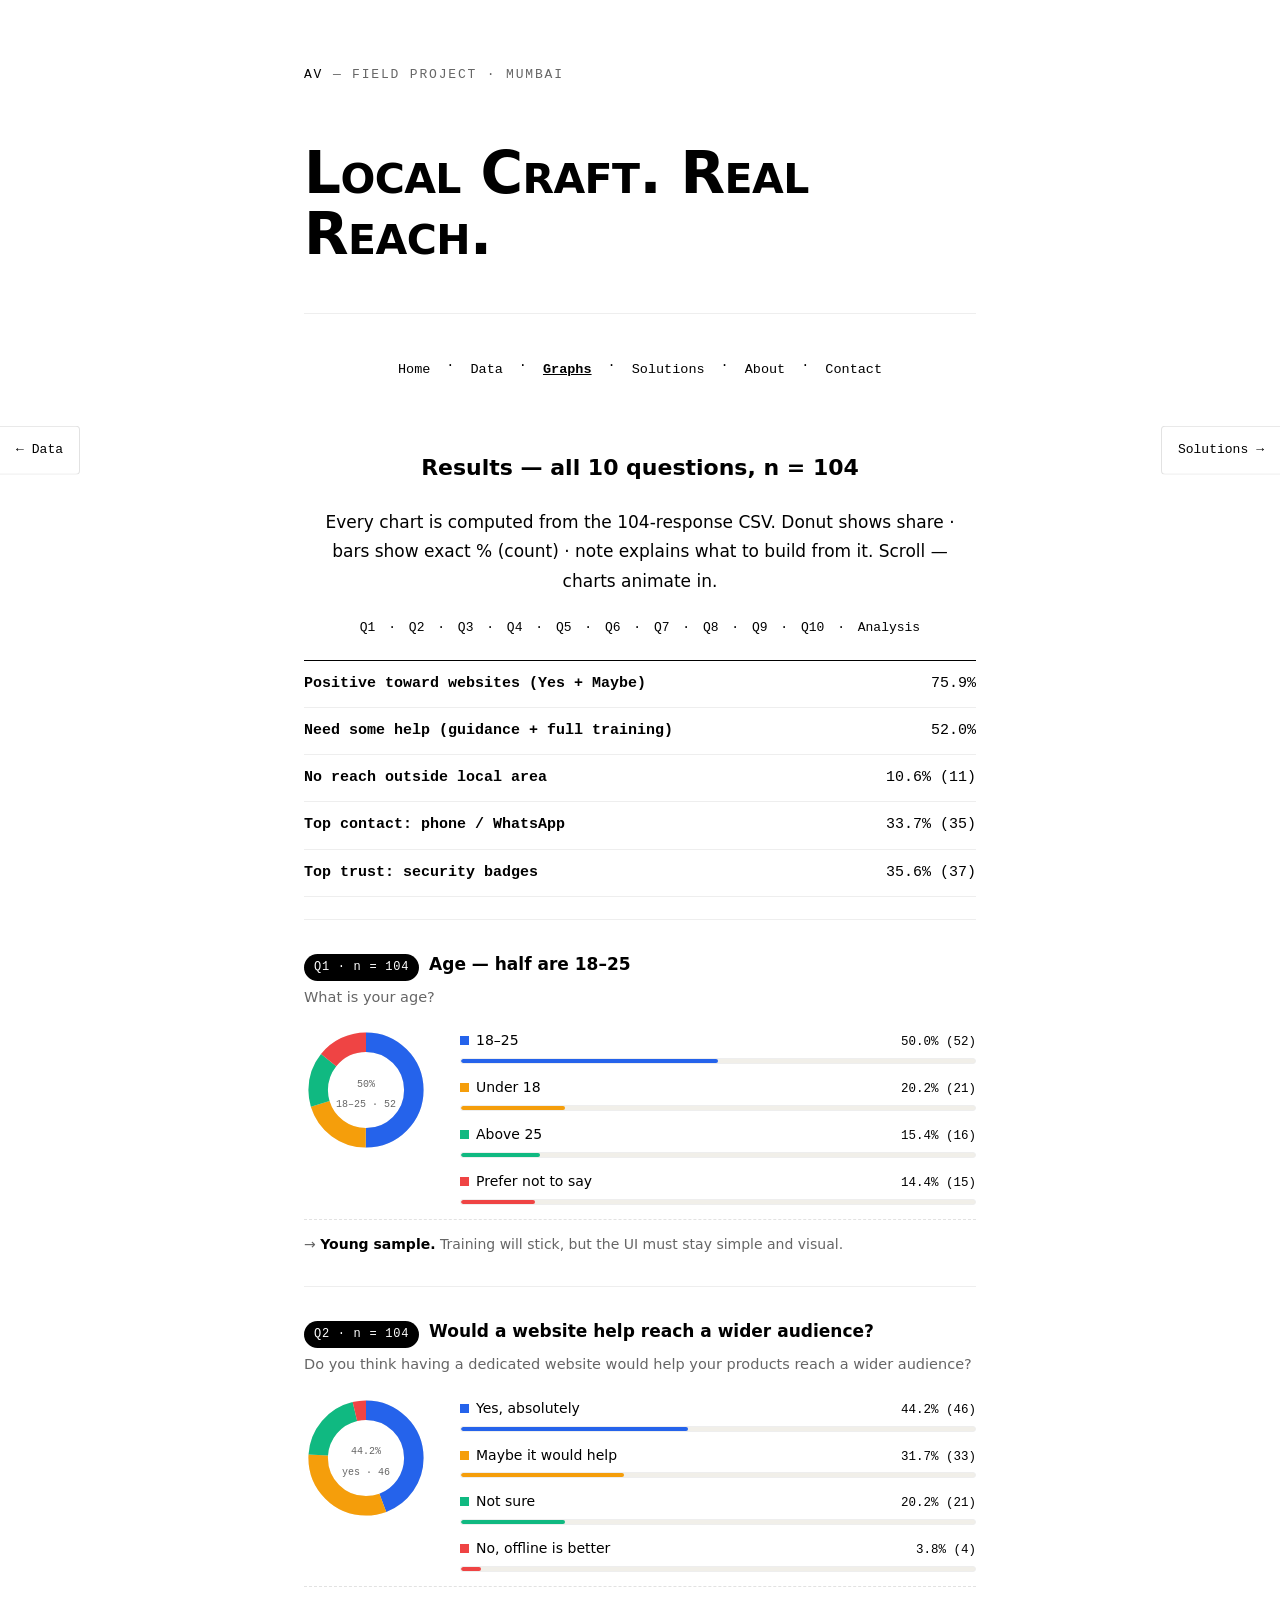
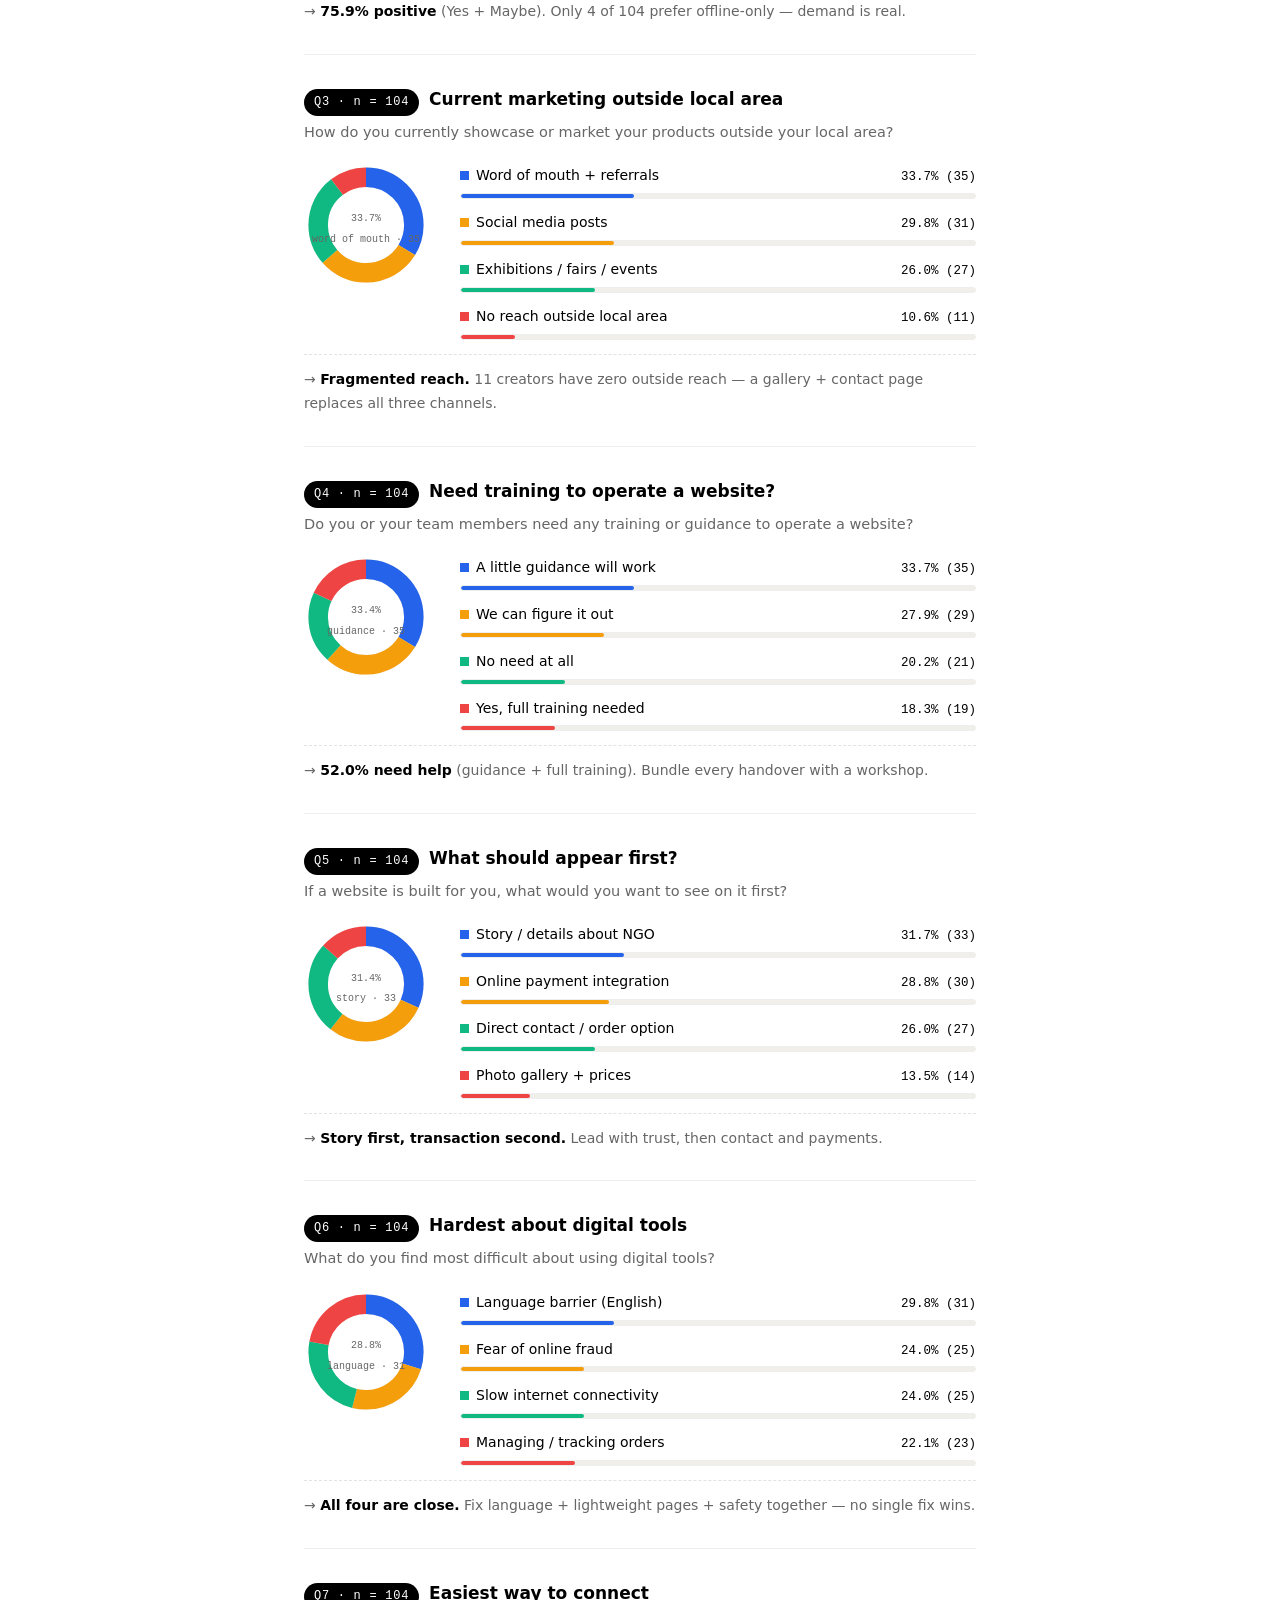
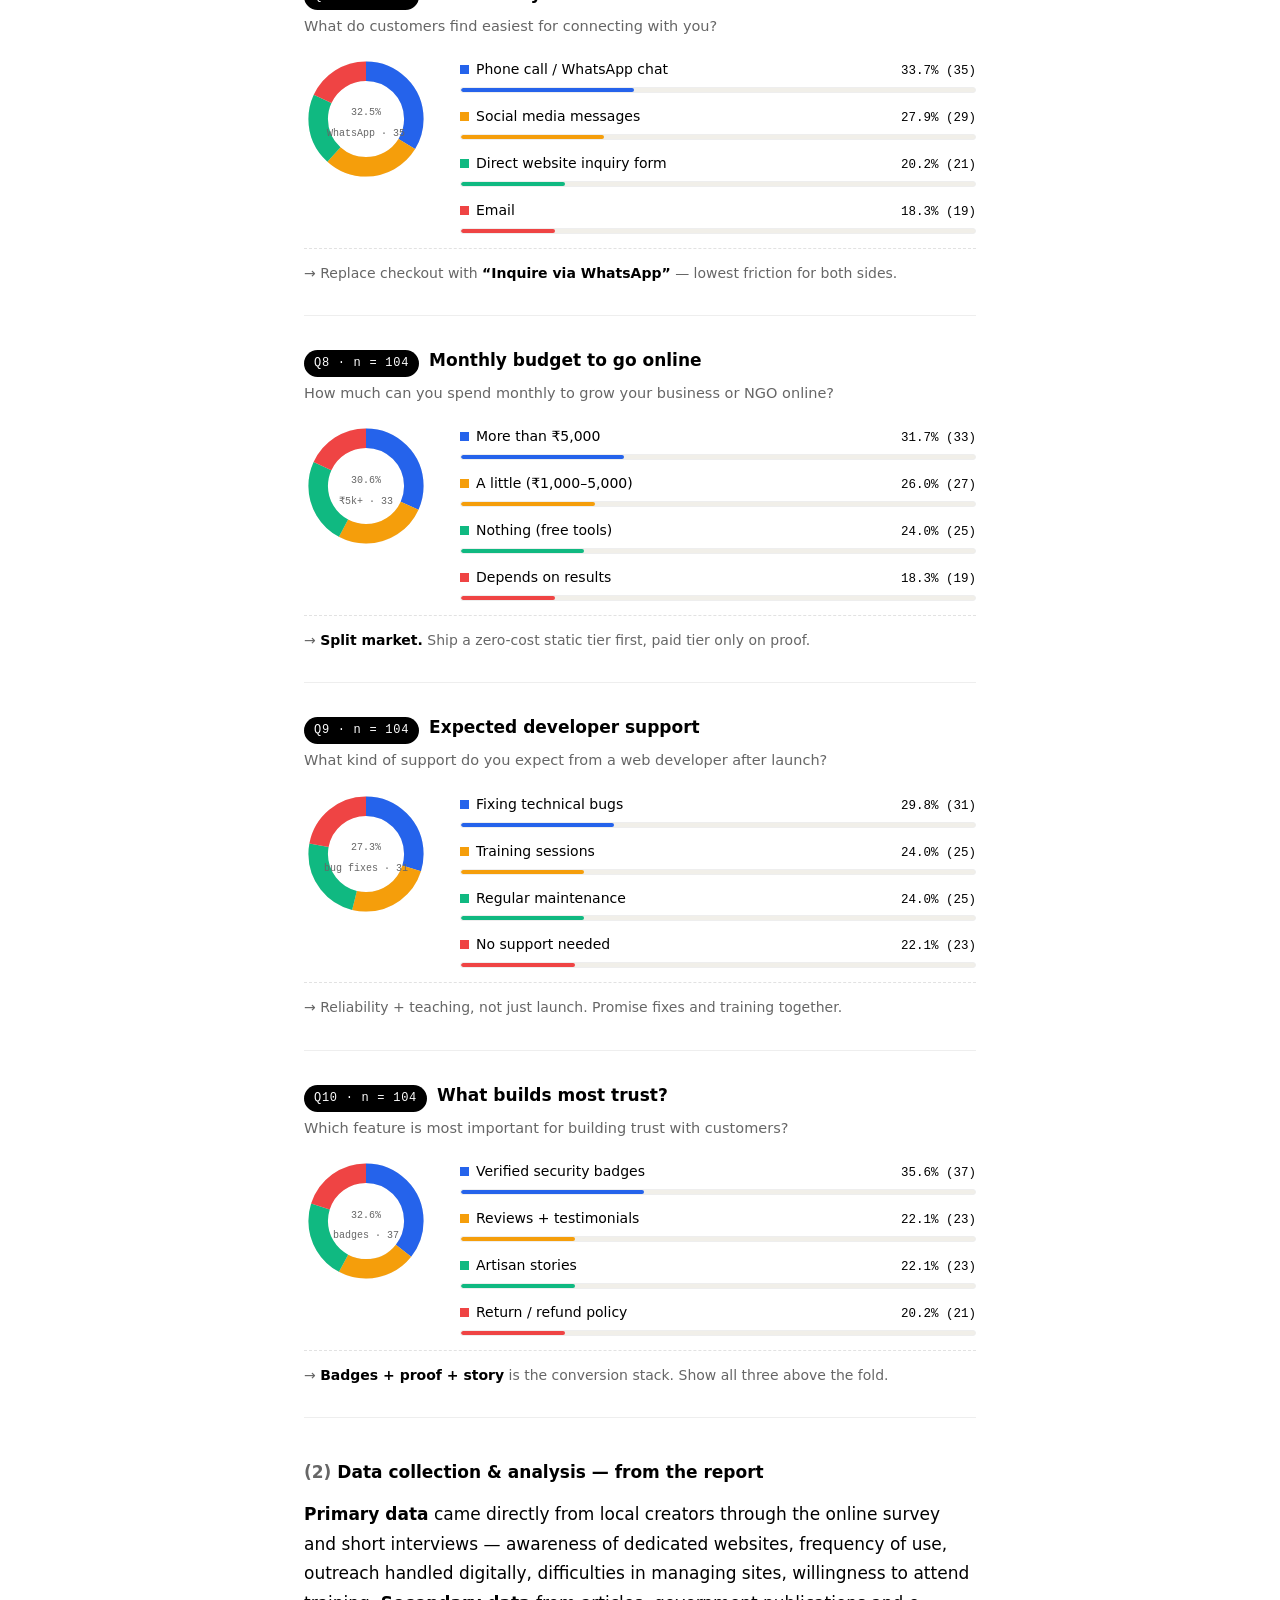
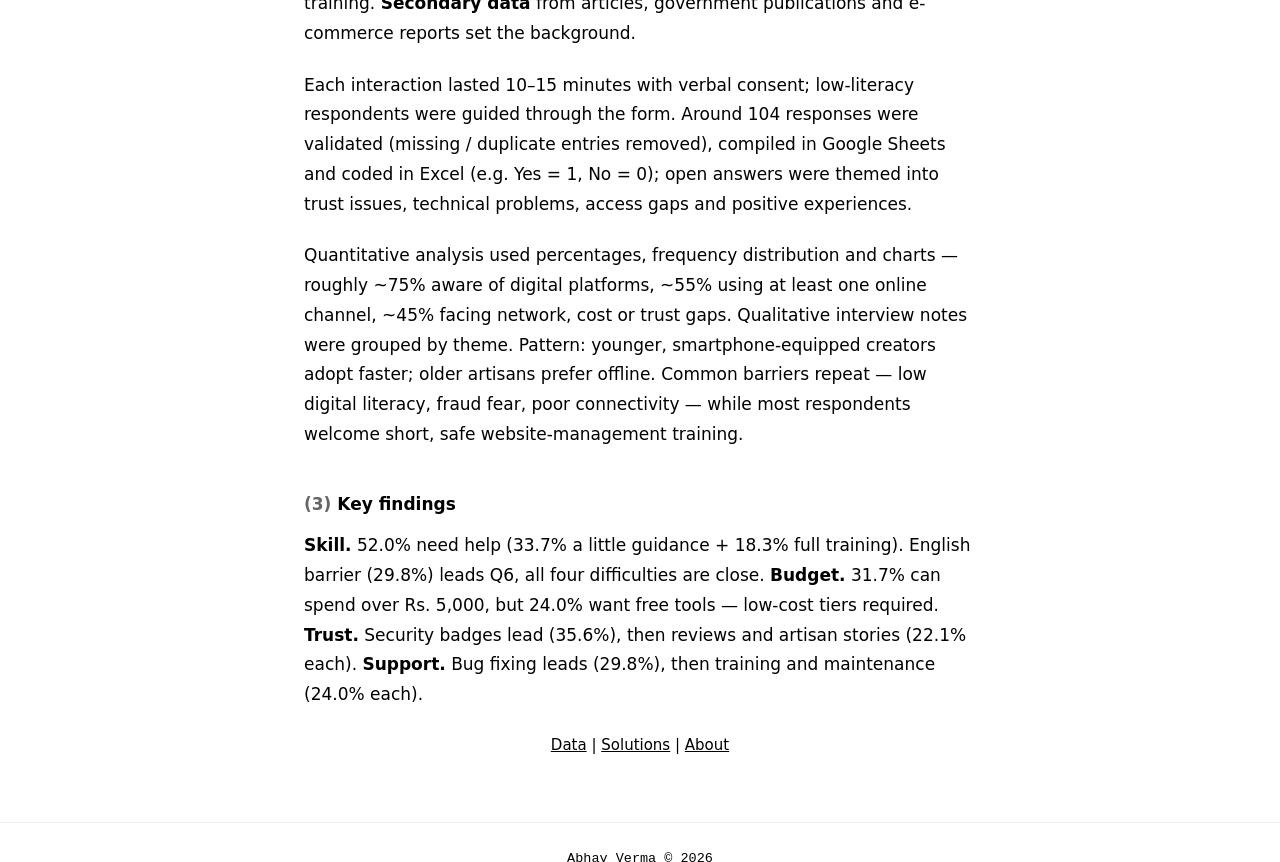
<file: graphs.html>
<!DOCTYPE html>
<html lang="en">
<head>
<meta charset="UTF-8">
<meta name="viewport" content="width=device-width, initial-scale=1.0">
<title>Graphs & Results — Field Project (n = 104)</title>
<link rel="icon" href="data:image/svg+xml,<svg xmlns=%22http://www.w3.org/2000/svg%22 viewBox=%220 0 100 100%22><text y=%22.9em%22 font-size=%2290%22>⬛</text></svg>">
<meta property="og:title" content="Local Craft. Real Reach.">
<meta property="og:description" content="All 10 survey results, n=104. Animated charts with exact labels.">
<link rel="stylesheet" href="styles.css">
</head>
<body>
<div class="side-nav left"><a href="data.html"><span>←</span> Data</a></div>
<div class="side-nav right"><a href="solution.html">Solutions <span>→</span></a></div>
<div class="container">
<div class="mark mono">AV <span>— Field Project · Mumbai</span></div>
<h1 class="headline">Local Craft. Real Reach.</h1>
<div class="sections mono bordered">
<a href="index.html">Home</a> · <a href="data.html">Data</a> · <a href="graphs.html" class="active">Graphs</a> · <a href="solution.html">Solutions</a> · <a href="about.html">About</a> · <a href="contact.html">Contact</a>
</div>
<h2 class="opener">Results — all 10 questions, n = 104</h2>
<p class="center">Every chart is computed from the 104-response CSV. Donut shows share · bars show exact % (count) · note explains what to build from it. Scroll — charts animate in.</p>
<p class="toc mono"><a href="#q1">Q1</a> · <a href="#q2">Q2</a> · <a href="#q3">Q3</a> · <a href="#q4">Q4</a> · <a href="#q5">Q5</a> · <a href="#q6">Q6</a> · <a href="#q7">Q7</a> · <a href="#q8">Q8</a> · <a href="#q9">Q9</a> · <a href="#q10">Q10</a> · <a href="#analysis">Analysis</a></p>
<div class="body">
<div class="data mono fade-in-section">
<div class="drow"><b>Positive toward websites (Yes + Maybe)</b><span class="pct">75.9%</span></div>
<div class="drow"><b>Need some help (guidance + full training)</b><span class="pct">52.0%</span></div>
<div class="drow"><b>No reach outside local area</b><span class="pct">10.6% (11)</span></div>
<div class="drow"><b>Top contact: phone / WhatsApp</b><span class="pct">33.7% (35)</span></div>
<div class="drow"><b>Top trust: security badges</b><span class="pct">35.6% (37)</span></div>
</div>

<div class="charts">
<!-- Q1 -->
<div class="chart fade-in-section" id="q1">
<div class="chart-head"><span class="qn">Q1 · n = 104</span><h4>Age — half are 18–25</h4></div>
<div class="chart-q">What is your age?</div>
<div class="chart-grid">
<div class="donut-wrap"><svg class="donut-svg" viewBox="0 0 140 140"><circle cx="70" cy="70" r="54" fill="none" stroke="#EFEBE3" stroke-width="22"/><circle class="donut-seg" cx="70" cy="70" r="54" fill="none" stroke="#2563EB" stroke-width="22" transform="rotate(-90 70 70)" stroke-dasharray="0 339.292" stroke-dashoffset="0" data-len="169.65"/><circle class="donut-seg" cx="70" cy="70" r="54" fill="none" stroke="#F59E0B" stroke-width="22" transform="rotate(-90 70 70)" stroke-dasharray="0 339.292" stroke-dashoffset="-169.65" data-len="68.54"/><circle class="donut-seg" cx="70" cy="70" r="54" fill="none" stroke="#10B981" stroke-width="22" transform="rotate(-90 70 70)" stroke-dasharray="0 339.292" stroke-dashoffset="-238.19" data-len="52.25"/><circle class="donut-seg" cx="70" cy="70" r="54" fill="none" stroke="#EF4444" stroke-width="22" transform="rotate(-90 70 70)" stroke-dasharray="0 339.292" stroke-dashoffset="-290.44" data-len="48.86"/></svg><div class="donut-center"><div><b><span data-count="50.0" data-suffix="%">0%</span></b><span>18–25 · 52</span></div></div></div>
<div class="bars">
<div class="bar-row"><span class="bar-label"><span class="sq" style="background:#2563EB"></span>18–25</span><span class="bar-val">50.0% (52)</span><div class="bar-track"><div class="bar-fill" style="--w:50%;background:#2563EB"></div></div></div>
<div class="bar-row"><span class="bar-label"><span class="sq" style="background:#F59E0B"></span>Under 18</span><span class="bar-val">20.2% (21)</span><div class="bar-track"><div class="bar-fill" style="--w:20.2%;background:#F59E0B"></div></div></div>
<div class="bar-row"><span class="bar-label"><span class="sq" style="background:#10B981"></span>Above 25</span><span class="bar-val">15.4% (16)</span><div class="bar-track"><div class="bar-fill" style="--w:15.4%;background:#10B981"></div></div></div>
<div class="bar-row"><span class="bar-label"><span class="sq" style="background:#EF4444"></span>Prefer not to say</span><span class="bar-val">14.4% (15)</span><div class="bar-track"><div class="bar-fill" style="--w:14.4%;background:#EF4444"></div></div></div>
</div>
</div>
<div class="take">→ <b>Young sample.</b> Training will stick, but the UI must stay simple and visual.</div>
</div>
<!-- Q2 -->
<div class="chart fade-in-section" id="q2">
<div class="chart-head"><span class="qn">Q2 · n = 104</span><h4>Would a website help reach a wider audience?</h4></div>
<div class="chart-q">Do you think having a dedicated website would help your products reach a wider audience?</div>
<div class="chart-grid">
<div class="donut-wrap"><svg class="donut-svg" viewBox="0 0 140 140"><circle cx="70" cy="70" r="54" fill="none" stroke="#EFEBE3" stroke-width="22"/><circle class="donut-seg" cx="70" cy="70" r="54" fill="none" stroke="#2563EB" stroke-width="22" transform="rotate(-90 70 70)" stroke-dasharray="0 339.292" stroke-dashoffset="0" data-len="149.97"/><circle class="donut-seg" cx="70" cy="70" r="54" fill="none" stroke="#F59E0B" stroke-width="22" transform="rotate(-90 70 70)" stroke-dasharray="0 339.292" stroke-dashoffset="-149.97" data-len="107.56"/><circle class="donut-seg" cx="70" cy="70" r="54" fill="none" stroke="#10B981" stroke-width="22" transform="rotate(-90 70 70)" stroke-dasharray="0 339.292" stroke-dashoffset="-257.53" data-len="68.54"/><circle class="donut-seg" cx="70" cy="70" r="54" fill="none" stroke="#EF4444" stroke-width="22" transform="rotate(-90 70 70)" stroke-dasharray="0 339.292" stroke-dashoffset="-326.07" data-len="12.89"/></svg><div class="donut-center"><div><b><span data-count="44.2" data-suffix="%">0%</span></b><span>yes · 46</span></div></div></div>
<div class="bars">
<div class="bar-row"><span class="bar-label"><span class="sq" style="background:#2563EB"></span>Yes, absolutely</span><span class="bar-val">44.2% (46)</span><div class="bar-track"><div class="bar-fill" style="--w:44.2%;background:#2563EB"></div></div></div>
<div class="bar-row"><span class="bar-label"><span class="sq" style="background:#F59E0B"></span>Maybe it would help</span><span class="bar-val">31.7% (33)</span><div class="bar-track"><div class="bar-fill" style="--w:31.7%;background:#F59E0B"></div></div></div>
<div class="bar-row"><span class="bar-label"><span class="sq" style="background:#10B981"></span>Not sure</span><span class="bar-val">20.2% (21)</span><div class="bar-track"><div class="bar-fill" style="--w:20.2%;background:#10B981"></div></div></div>
<div class="bar-row"><span class="bar-label"><span class="sq" style="background:#EF4444"></span>No, offline is better</span><span class="bar-val">3.8% (4)</span><div class="bar-track"><div class="bar-fill" style="--w:3.8%;background:#EF4444"></div></div></div>
</div>
</div>
<div class="take">→ <b>75.9% positive</b> (Yes + Maybe). Only 4 of 104 prefer offline-only — demand is real.</div>
</div>
<!-- Q3 -->
<div class="chart fade-in-section" id="q3">
<div class="chart-head"><span class="qn">Q3 · n = 104</span><h4>Current marketing outside local area</h4></div>
<div class="chart-q">How do you currently showcase or market your products outside your local area?</div>
<div class="chart-grid">
<div class="donut-wrap"><svg class="donut-svg" viewBox="0 0 140 140"><circle cx="70" cy="70" r="54" fill="none" stroke="#EFEBE3" stroke-width="22"/><circle class="donut-seg" cx="70" cy="70" r="54" fill="none" stroke="#2563EB" stroke-width="22" transform="rotate(-90 70 70)" stroke-dasharray="0 339.292" stroke-dashoffset="0" data-len="114.34"/><circle class="donut-seg" cx="70" cy="70" r="54" fill="none" stroke="#F59E0B" stroke-width="22" transform="rotate(-90 70 70)" stroke-dasharray="0 339.292" stroke-dashoffset="-114.34" data-len="101.11"/><circle class="donut-seg" cx="70" cy="70" r="54" fill="none" stroke="#10B981" stroke-width="22" transform="rotate(-90 70 70)" stroke-dasharray="0 339.292" stroke-dashoffset="-215.45" data-len="88.22"/><circle class="donut-seg" cx="70" cy="70" r="54" fill="none" stroke="#EF4444" stroke-width="22" transform="rotate(-90 70 70)" stroke-dasharray="0 339.292" stroke-dashoffset="-303.67" data-len="35.96"/></svg><div class="donut-center"><div><b><span data-count="33.7" data-suffix="%">0%</span></b><span>word of mouth · 35</span></div></div></div>
<div class="bars">
<div class="bar-row"><span class="bar-label"><span class="sq" style="background:#2563EB"></span>Word of mouth + referrals</span><span class="bar-val">33.7% (35)</span><div class="bar-track"><div class="bar-fill" style="--w:33.7%;background:#2563EB"></div></div></div>
<div class="bar-row"><span class="bar-label"><span class="sq" style="background:#F59E0B"></span>Social media posts</span><span class="bar-val">29.8% (31)</span><div class="bar-track"><div class="bar-fill" style="--w:29.8%;background:#F59E0B"></div></div></div>
<div class="bar-row"><span class="bar-label"><span class="sq" style="background:#10B981"></span>Exhibitions / fairs / events</span><span class="bar-val">26.0% (27)</span><div class="bar-track"><div class="bar-fill" style="--w:26%;background:#10B981"></div></div></div>
<div class="bar-row"><span class="bar-label"><span class="sq" style="background:#EF4444"></span>No reach outside local area</span><span class="bar-val">10.6% (11)</span><div class="bar-track"><div class="bar-fill" style="--w:10.6%;background:#EF4444"></div></div></div>
</div>
</div>
<div class="take">→ <b>Fragmented reach.</b> 11 creators have zero outside reach — a gallery + contact page replaces all three channels.</div>
</div>
<!-- Q4 -->
<div class="chart fade-in-section" id="q4">
<div class="chart-head"><span class="qn">Q4 · n = 104</span><h4>Need training to operate a website?</h4></div>
<div class="chart-q">Do you or your team members need any training or guidance to operate a website?</div>
<div class="chart-grid">
<div class="donut-wrap"><svg class="donut-svg" viewBox="0 0 140 140"><circle cx="70" cy="70" r="54" fill="none" stroke="#EFEBE3" stroke-width="22"/><circle class="donut-seg" cx="70" cy="70" r="54" fill="none" stroke="#2563EB" stroke-width="22" transform="rotate(-90 70 70)" stroke-dasharray="0 339.292" stroke-dashoffset="0" data-len="114.34"/><circle class="donut-seg" cx="70" cy="70" r="54" fill="none" stroke="#F59E0B" stroke-width="22" transform="rotate(-90 70 70)" stroke-dasharray="0 339.292" stroke-dashoffset="-114.34" data-len="94.66"/><circle class="donut-seg" cx="70" cy="70" r="54" fill="none" stroke="#10B981" stroke-width="22" transform="rotate(-90 70 70)" stroke-dasharray="0 339.292" stroke-dashoffset="-209" data-len="68.54"/><circle class="donut-seg" cx="70" cy="70" r="54" fill="none" stroke="#EF4444" stroke-width="22" transform="rotate(-90 70 70)" stroke-dasharray="0 339.292" stroke-dashoffset="-277.54" data-len="62.09"/></svg><div class="donut-center"><div><b><span data-count="33.7" data-suffix="%">0%</span></b><span>guidance · 35</span></div></div></div>
<div class="bars">
<div class="bar-row"><span class="bar-label"><span class="sq" style="background:#2563EB"></span>A little guidance will work</span><span class="bar-val">33.7% (35)</span><div class="bar-track"><div class="bar-fill" style="--w:33.7%;background:#2563EB"></div></div></div>
<div class="bar-row"><span class="bar-label"><span class="sq" style="background:#F59E0B"></span>We can figure it out</span><span class="bar-val">27.9% (29)</span><div class="bar-track"><div class="bar-fill" style="--w:27.9%;background:#F59E0B"></div></div></div>
<div class="bar-row"><span class="bar-label"><span class="sq" style="background:#10B981"></span>No need at all</span><span class="bar-val">20.2% (21)</span><div class="bar-track"><div class="bar-fill" style="--w:20.2%;background:#10B981"></div></div></div>
<div class="bar-row"><span class="bar-label"><span class="sq" style="background:#EF4444"></span>Yes, full training needed</span><span class="bar-val">18.3% (19)</span><div class="bar-track"><div class="bar-fill" style="--w:18.3%;background:#EF4444"></div></div></div>
</div>
</div>
<div class="take">→ <b>52.0% need help</b> (guidance + full training). Bundle every handover with a workshop.</div>
</div>
<!-- Q5 -->
<div class="chart fade-in-section" id="q5">
<div class="chart-head"><span class="qn">Q5 · n = 104</span><h4>What should appear first?</h4></div>
<div class="chart-q">If a website is built for you, what would you want to see on it first?</div>
<div class="chart-grid">
<div class="donut-wrap"><svg class="donut-svg" viewBox="0 0 140 140"><circle cx="70" cy="70" r="54" fill="none" stroke="#EFEBE3" stroke-width="22"/><circle class="donut-seg" cx="70" cy="70" r="54" fill="none" stroke="#2563EB" stroke-width="22" transform="rotate(-90 70 70)" stroke-dasharray="0 339.292" stroke-dashoffset="0" data-len="107.56"/><circle class="donut-seg" cx="70" cy="70" r="54" fill="none" stroke="#F59E0B" stroke-width="22" transform="rotate(-90 70 70)" stroke-dasharray="0 339.292" stroke-dashoffset="-107.56" data-len="97.72"/><circle class="donut-seg" cx="70" cy="70" r="54" fill="none" stroke="#10B981" stroke-width="22" transform="rotate(-90 70 70)" stroke-dasharray="0 339.292" stroke-dashoffset="-205.28" data-len="88.22"/><circle class="donut-seg" cx="70" cy="70" r="54" fill="none" stroke="#EF4444" stroke-width="22" transform="rotate(-90 70 70)" stroke-dasharray="0 339.292" stroke-dashoffset="-293.5" data-len="45.8"/></svg><div class="donut-center"><div><b><span data-count="31.7" data-suffix="%">0%</span></b><span>story · 33</span></div></div></div>
<div class="bars">
<div class="bar-row"><span class="bar-label"><span class="sq" style="background:#2563EB"></span>Story / details about NGO</span><span class="bar-val">31.7% (33)</span><div class="bar-track"><div class="bar-fill" style="--w:31.7%;background:#2563EB"></div></div></div>
<div class="bar-row"><span class="bar-label"><span class="sq" style="background:#F59E0B"></span>Online payment integration</span><span class="bar-val">28.8% (30)</span><div class="bar-track"><div class="bar-fill" style="--w:28.8%;background:#F59E0B"></div></div></div>
<div class="bar-row"><span class="bar-label"><span class="sq" style="background:#10B981"></span>Direct contact / order option</span><span class="bar-val">26.0% (27)</span><div class="bar-track"><div class="bar-fill" style="--w:26%;background:#10B981"></div></div></div>
<div class="bar-row"><span class="bar-label"><span class="sq" style="background:#EF4444"></span>Photo gallery + prices</span><span class="bar-val">13.5% (14)</span><div class="bar-track"><div class="bar-fill" style="--w:13.5%;background:#EF4444"></div></div></div>
</div>
</div>
<div class="take">→ <b>Story first, transaction second.</b> Lead with trust, then contact and payments.</div>
</div>
<!-- Q6 -->
<div class="chart fade-in-section" id="q6">
<div class="chart-head"><span class="qn">Q6 · n = 104</span><h4>Hardest about digital tools</h4></div>
<div class="chart-q">What do you find most difficult about using digital tools?</div>
<div class="chart-grid">
<div class="donut-wrap"><svg class="donut-svg" viewBox="0 0 140 140"><circle cx="70" cy="70" r="54" fill="none" stroke="#EFEBE3" stroke-width="22"/><circle class="donut-seg" cx="70" cy="70" r="54" fill="none" stroke="#2563EB" stroke-width="22" transform="rotate(-90 70 70)" stroke-dasharray="0 339.292" stroke-dashoffset="0" data-len="101.11"/><circle class="donut-seg" cx="70" cy="70" r="54" fill="none" stroke="#F59E0B" stroke-width="22" transform="rotate(-90 70 70)" stroke-dasharray="0 339.292" stroke-dashoffset="-101.11" data-len="81.43"/><circle class="donut-seg" cx="70" cy="70" r="54" fill="none" stroke="#10B981" stroke-width="22" transform="rotate(-90 70 70)" stroke-dasharray="0 339.292" stroke-dashoffset="-182.54" data-len="81.43"/><circle class="donut-seg" cx="70" cy="70" r="54" fill="none" stroke="#EF4444" stroke-width="22" transform="rotate(-90 70 70)" stroke-dasharray="0 339.292" stroke-dashoffset="-263.97" data-len="74.98"/></svg><div class="donut-center"><div><b><span data-count="29.8" data-suffix="%">0%</span></b><span>language · 31</span></div></div></div>
<div class="bars">
<div class="bar-row"><span class="bar-label"><span class="sq" style="background:#2563EB"></span>Language barrier (English)</span><span class="bar-val">29.8% (31)</span><div class="bar-track"><div class="bar-fill" style="--w:29.8%;background:#2563EB"></div></div></div>
<div class="bar-row"><span class="bar-label"><span class="sq" style="background:#F59E0B"></span>Fear of online fraud</span><span class="bar-val">24.0% (25)</span><div class="bar-track"><div class="bar-fill" style="--w:24%;background:#F59E0B"></div></div></div>
<div class="bar-row"><span class="bar-label"><span class="sq" style="background:#10B981"></span>Slow internet connectivity</span><span class="bar-val">24.0% (25)</span><div class="bar-track"><div class="bar-fill" style="--w:24%;background:#10B981"></div></div></div>
<div class="bar-row"><span class="bar-label"><span class="sq" style="background:#EF4444"></span>Managing / tracking orders</span><span class="bar-val">22.1% (23)</span><div class="bar-track"><div class="bar-fill" style="--w:22.1%;background:#EF4444"></div></div></div>
</div>
</div>
<div class="take">→ <b>All four are close.</b> Fix language + lightweight pages + safety together — no single fix wins.</div>
</div>
<!-- Q7 -->
<div class="chart fade-in-section" id="q7">
<div class="chart-head"><span class="qn">Q7 · n = 104</span><h4>Easiest way to connect</h4></div>
<div class="chart-q">What do customers find easiest for connecting with you?</div>
<div class="chart-grid">
<div class="donut-wrap"><svg class="donut-svg" viewBox="0 0 140 140"><circle cx="70" cy="70" r="54" fill="none" stroke="#EFEBE3" stroke-width="22"/><circle class="donut-seg" cx="70" cy="70" r="54" fill="none" stroke="#2563EB" stroke-width="22" transform="rotate(-90 70 70)" stroke-dasharray="0 339.292" stroke-dashoffset="0" data-len="114.34"/><circle class="donut-seg" cx="70" cy="70" r="54" fill="none" stroke="#F59E0B" stroke-width="22" transform="rotate(-90 70 70)" stroke-dasharray="0 339.292" stroke-dashoffset="-114.34" data-len="94.66"/><circle class="donut-seg" cx="70" cy="70" r="54" fill="none" stroke="#10B981" stroke-width="22" transform="rotate(-90 70 70)" stroke-dasharray="0 339.292" stroke-dashoffset="-209" data-len="68.54"/><circle class="donut-seg" cx="70" cy="70" r="54" fill="none" stroke="#EF4444" stroke-width="22" transform="rotate(-90 70 70)" stroke-dasharray="0 339.292" stroke-dashoffset="-277.54" data-len="62.09"/></svg><div class="donut-center"><div><b><span data-count="33.7" data-suffix="%">0%</span></b><span>WhatsApp · 35</span></div></div></div>
<div class="bars">
<div class="bar-row"><span class="bar-label"><span class="sq" style="background:#2563EB"></span>Phone call / WhatsApp chat</span><span class="bar-val">33.7% (35)</span><div class="bar-track"><div class="bar-fill" style="--w:33.7%;background:#2563EB"></div></div></div>
<div class="bar-row"><span class="bar-label"><span class="sq" style="background:#F59E0B"></span>Social media messages</span><span class="bar-val">27.9% (29)</span><div class="bar-track"><div class="bar-fill" style="--w:27.9%;background:#F59E0B"></div></div></div>
<div class="bar-row"><span class="bar-label"><span class="sq" style="background:#10B981"></span>Direct website inquiry form</span><span class="bar-val">20.2% (21)</span><div class="bar-track"><div class="bar-fill" style="--w:20.2%;background:#10B981"></div></div></div>
<div class="bar-row"><span class="bar-label"><span class="sq" style="background:#EF4444"></span>Email</span><span class="bar-val">18.3% (19)</span><div class="bar-track"><div class="bar-fill" style="--w:18.3%;background:#EF4444"></div></div></div>
</div>
</div>
<div class="take">→ Replace checkout with <b>“Inquire via WhatsApp”</b> — lowest friction for both sides.</div>
</div>
<!-- Q8 -->
<div class="chart fade-in-section" id="q8">
<div class="chart-head"><span class="qn">Q8 · n = 104</span><h4>Monthly budget to go online</h4></div>
<div class="chart-q">How much can you spend monthly to grow your business or NGO online?</div>
<div class="chart-grid">
<div class="donut-wrap"><svg class="donut-svg" viewBox="0 0 140 140"><circle cx="70" cy="70" r="54" fill="none" stroke="#EFEBE3" stroke-width="22"/><circle class="donut-seg" cx="70" cy="70" r="54" fill="none" stroke="#2563EB" stroke-width="22" transform="rotate(-90 70 70)" stroke-dasharray="0 339.292" stroke-dashoffset="0" data-len="107.56"/><circle class="donut-seg" cx="70" cy="70" r="54" fill="none" stroke="#F59E0B" stroke-width="22" transform="rotate(-90 70 70)" stroke-dasharray="0 339.292" stroke-dashoffset="-107.56" data-len="88.22"/><circle class="donut-seg" cx="70" cy="70" r="54" fill="none" stroke="#10B981" stroke-width="22" transform="rotate(-90 70 70)" stroke-dasharray="0 339.292" stroke-dashoffset="-195.78" data-len="81.43"/><circle class="donut-seg" cx="70" cy="70" r="54" fill="none" stroke="#EF4444" stroke-width="22" transform="rotate(-90 70 70)" stroke-dasharray="0 339.292" stroke-dashoffset="-277.21" data-len="62.09"/></svg><div class="donut-center"><div><b><span data-count="31.7" data-suffix="%">0%</span></b><span>₹5k+ · 33</span></div></div></div>
<div class="bars">
<div class="bar-row"><span class="bar-label"><span class="sq" style="background:#2563EB"></span>More than ₹5,000</span><span class="bar-val">31.7% (33)</span><div class="bar-track"><div class="bar-fill" style="--w:31.7%;background:#2563EB"></div></div></div>
<div class="bar-row"><span class="bar-label"><span class="sq" style="background:#F59E0B"></span>A little (₹1,000–5,000)</span><span class="bar-val">26.0% (27)</span><div class="bar-track"><div class="bar-fill" style="--w:26%;background:#F59E0B"></div></div></div>
<div class="bar-row"><span class="bar-label"><span class="sq" style="background:#10B981"></span>Nothing (free tools)</span><span class="bar-val">24.0% (25)</span><div class="bar-track"><div class="bar-fill" style="--w:24%;background:#10B981"></div></div></div>
<div class="bar-row"><span class="bar-label"><span class="sq" style="background:#EF4444"></span>Depends on results</span><span class="bar-val">18.3% (19)</span><div class="bar-track"><div class="bar-fill" style="--w:18.3%;background:#EF4444"></div></div></div>
</div>
</div>
<div class="take">→ <b>Split market.</b> Ship a zero-cost static tier first, paid tier only on proof.</div>
</div>
<!-- Q9 -->
<div class="chart fade-in-section" id="q9">
<div class="chart-head"><span class="qn">Q9 · n = 104</span><h4>Expected developer support</h4></div>
<div class="chart-q">What kind of support do you expect from a web developer after launch?</div>
<div class="chart-grid">
<div class="donut-wrap"><svg class="donut-svg" viewBox="0 0 140 140"><circle cx="70" cy="70" r="54" fill="none" stroke="#EFEBE3" stroke-width="22"/><circle class="donut-seg" cx="70" cy="70" r="54" fill="none" stroke="#2563EB" stroke-width="22" transform="rotate(-90 70 70)" stroke-dasharray="0 339.292" stroke-dashoffset="0" data-len="101.11"/><circle class="donut-seg" cx="70" cy="70" r="54" fill="none" stroke="#F59E0B" stroke-width="22" transform="rotate(-90 70 70)" stroke-dasharray="0 339.292" stroke-dashoffset="-101.11" data-len="81.43"/><circle class="donut-seg" cx="70" cy="70" r="54" fill="none" stroke="#10B981" stroke-width="22" transform="rotate(-90 70 70)" stroke-dasharray="0 339.292" stroke-dashoffset="-182.54" data-len="81.43"/><circle class="donut-seg" cx="70" cy="70" r="54" fill="none" stroke="#EF4444" stroke-width="22" transform="rotate(-90 70 70)" stroke-dasharray="0 339.292" stroke-dashoffset="-263.97" data-len="74.98"/></svg><div class="donut-center"><div><b><span data-count="29.8" data-suffix="%">0%</span></b><span>bug fixes · 31</span></div></div></div>
<div class="bars">
<div class="bar-row"><span class="bar-label"><span class="sq" style="background:#2563EB"></span>Fixing technical bugs</span><span class="bar-val">29.8% (31)</span><div class="bar-track"><div class="bar-fill" style="--w:29.8%;background:#2563EB"></div></div></div>
<div class="bar-row"><span class="bar-label"><span class="sq" style="background:#F59E0B"></span>Training sessions</span><span class="bar-val">24.0% (25)</span><div class="bar-track"><div class="bar-fill" style="--w:24%;background:#F59E0B"></div></div></div>
<div class="bar-row"><span class="bar-label"><span class="sq" style="background:#10B981"></span>Regular maintenance</span><span class="bar-val">24.0% (25)</span><div class="bar-track"><div class="bar-fill" style="--w:24%;background:#10B981"></div></div></div>
<div class="bar-row"><span class="bar-label"><span class="sq" style="background:#EF4444"></span>No support needed</span><span class="bar-val">22.1% (23)</span><div class="bar-track"><div class="bar-fill" style="--w:22.1%;background:#EF4444"></div></div></div>
</div>
</div>
<div class="take">→ Reliability + teaching, not just launch. Promise fixes and training together.</div>
</div>
<!-- Q10 -->
<div class="chart fade-in-section" id="q10">
<div class="chart-head"><span class="qn">Q10 · n = 104</span><h4>What builds most trust?</h4></div>
<div class="chart-q">Which feature is most important for building trust with customers?</div>
<div class="chart-grid">
<div class="donut-wrap"><svg class="donut-svg" viewBox="0 0 140 140"><circle cx="70" cy="70" r="54" fill="none" stroke="#EFEBE3" stroke-width="22"/><circle class="donut-seg" cx="70" cy="70" r="54" fill="none" stroke="#2563EB" stroke-width="22" transform="rotate(-90 70 70)" stroke-dasharray="0 339.292" stroke-dashoffset="0" data-len="120.79"/><circle class="donut-seg" cx="70" cy="70" r="54" fill="none" stroke="#F59E0B" stroke-width="22" transform="rotate(-90 70 70)" stroke-dasharray="0 339.292" stroke-dashoffset="-120.79" data-len="74.98"/><circle class="donut-seg" cx="70" cy="70" r="54" fill="none" stroke="#10B981" stroke-width="22" transform="rotate(-90 70 70)" stroke-dasharray="0 339.292" stroke-dashoffset="-195.77" data-len="74.98"/><circle class="donut-seg" cx="70" cy="70" r="54" fill="none" stroke="#EF4444" stroke-width="22" transform="rotate(-90 70 70)" stroke-dasharray="0 339.292" stroke-dashoffset="-270.75" data-len="68.54"/></svg><div class="donut-center"><div><b><span data-count="35.6" data-suffix="%">0%</span></b><span>badges · 37</span></div></div></div>
<div class="bars">
<div class="bar-row"><span class="bar-label"><span class="sq" style="background:#2563EB"></span>Verified security badges</span><span class="bar-val">35.6% (37)</span><div class="bar-track"><div class="bar-fill" style="--w:35.6%;background:#2563EB"></div></div></div>
<div class="bar-row"><span class="bar-label"><span class="sq" style="background:#F59E0B"></span>Reviews + testimonials</span><span class="bar-val">22.1% (23)</span><div class="bar-track"><div class="bar-fill" style="--w:22.1%;background:#F59E0B"></div></div></div>
<div class="bar-row"><span class="bar-label"><span class="sq" style="background:#10B981"></span>Artisan stories</span><span class="bar-val">22.1% (23)</span><div class="bar-track"><div class="bar-fill" style="--w:22.1%;background:#10B981"></div></div></div>
<div class="bar-row"><span class="bar-label"><span class="sq" style="background:#EF4444"></span>Return / refund policy</span><span class="bar-val">20.2% (21)</span><div class="bar-track"><div class="bar-fill" style="--w:20.2%;background:#EF4444"></div></div></div>
</div>
</div>
<div class="take">→ <b>Badges + proof + story</b> is the conversion stack. Show all three above the fold.</div>
</div>
</div>

<div class="fade-in-section" id="analysis">
<h3><span class="num">(2)</span> Data collection &amp; analysis — from the report</h3>
<p><b>Primary data</b> came directly from local creators through the online survey and short interviews — awareness of dedicated websites, frequency of use, outreach handled digitally, difficulties in managing sites, willingness to attend training. <b>Secondary data</b> from articles, government publications and e-commerce reports set the background.</p>
<p>Each interaction lasted 10–15 minutes with verbal consent; low-literacy respondents were guided through the form. Around 104 responses were validated (missing / duplicate entries removed), compiled in Google Sheets and coded in Excel (e.g. Yes = 1, No = 0); open answers were themed into trust issues, technical problems, access gaps and positive experiences.</p>
<p>Quantitative analysis used percentages, frequency distribution and charts — roughly ~75% aware of digital platforms, ~55% using at least one online channel, ~45% facing network, cost or trust gaps. Qualitative interview notes were grouped by theme. Pattern: younger, smartphone-equipped creators adopt faster; older artisans prefer offline. Common barriers repeat — low digital literacy, fraud fear, poor connectivity — while most respondents welcome short, safe website-management training.</p>
</div>

<h3><span class="num">(3)</span> Key findings</h3>
<p><b>Skill.</b> 52.0% need help (33.7% a little guidance + 18.3% full training). English barrier (29.8%) leads Q6, all four difficulties are close. <b>Budget.</b> 31.7% can spend over Rs. 5,000, but 24.0% want free tools — low-cost tiers required. <b>Trust.</b> Security badges lead (35.6%), then reviews and artisan stories (22.1% each). <b>Support.</b> Bug fixing leads (29.8%), then training and maintenance (24.0% each).</p>
<p class="links"><a href="data.html">Data</a> | <a href="solution.html">Solutions</a> | <a href="about.html">About</a></p>
</div>
</div>
<footer><div class="container mono">Abhay Verma © 2026</div></footer>
<script src="script.js"></script>
</body>
</html>
</file>
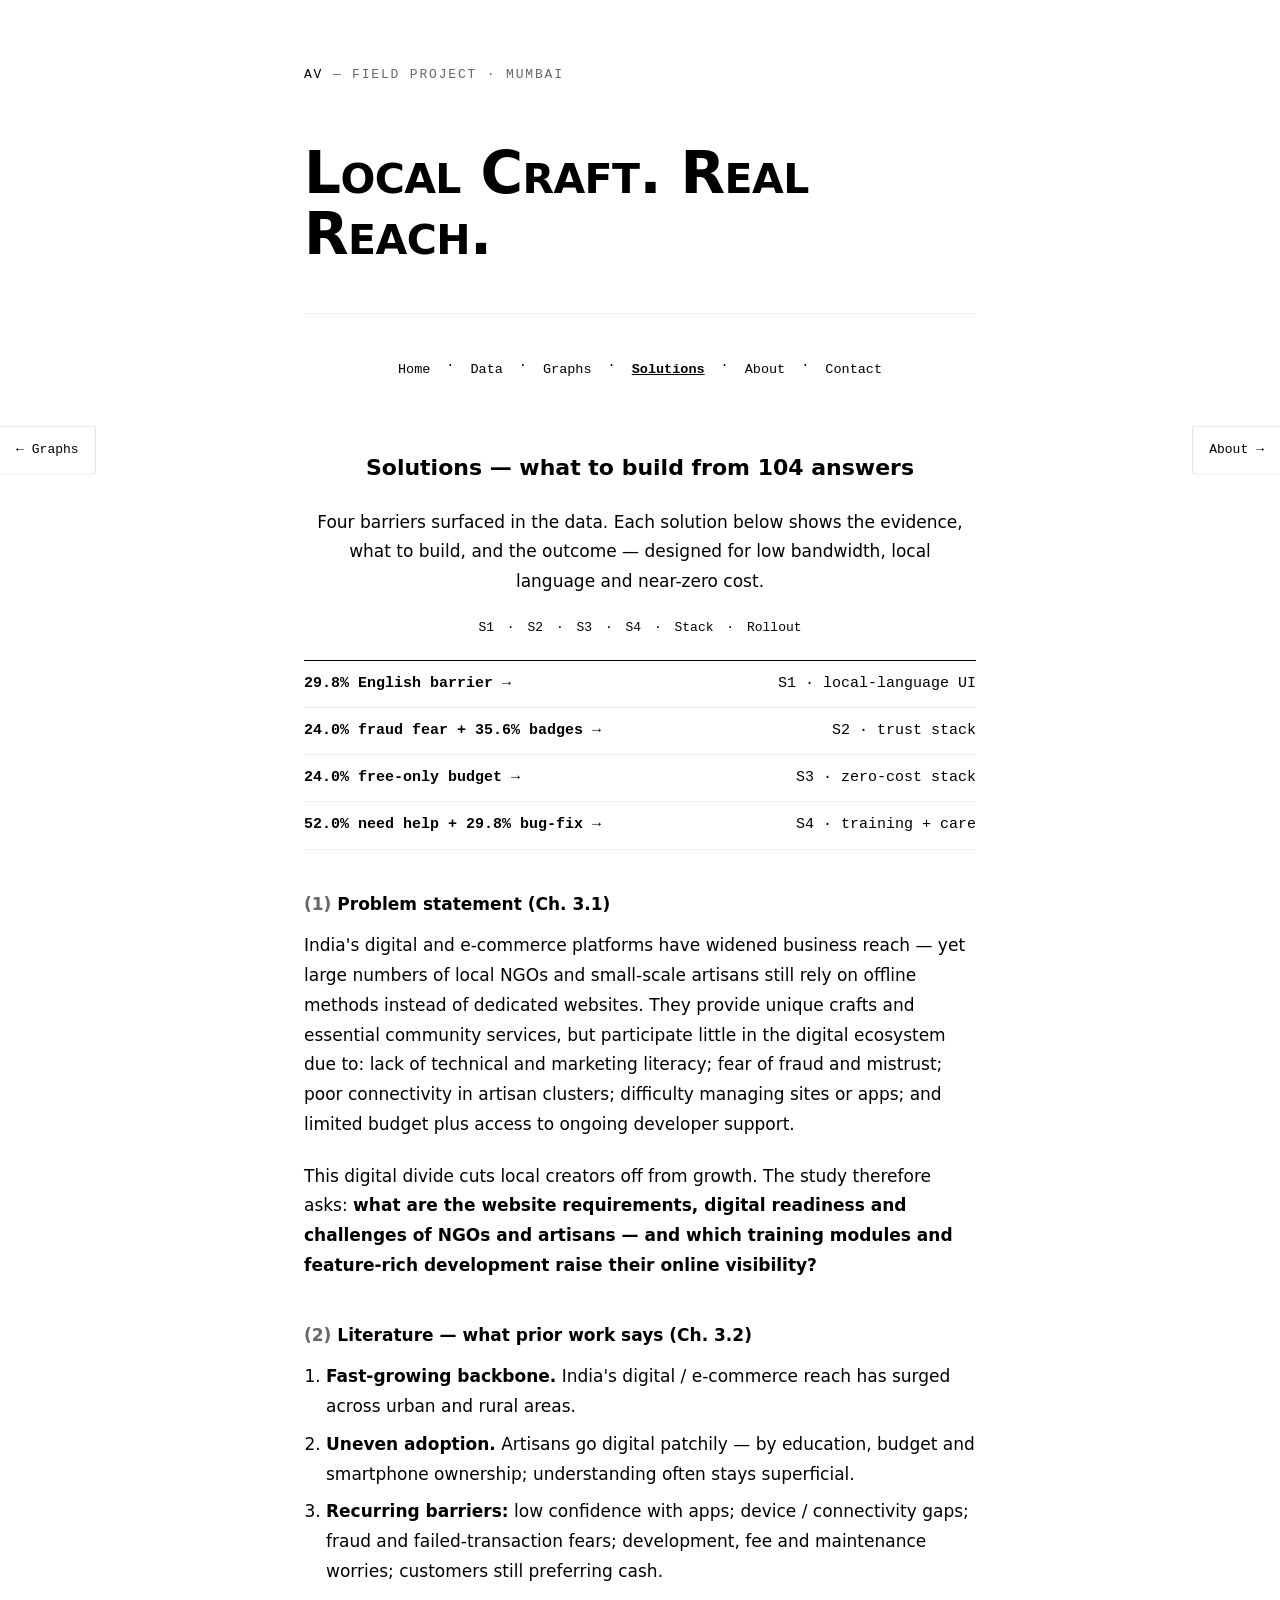
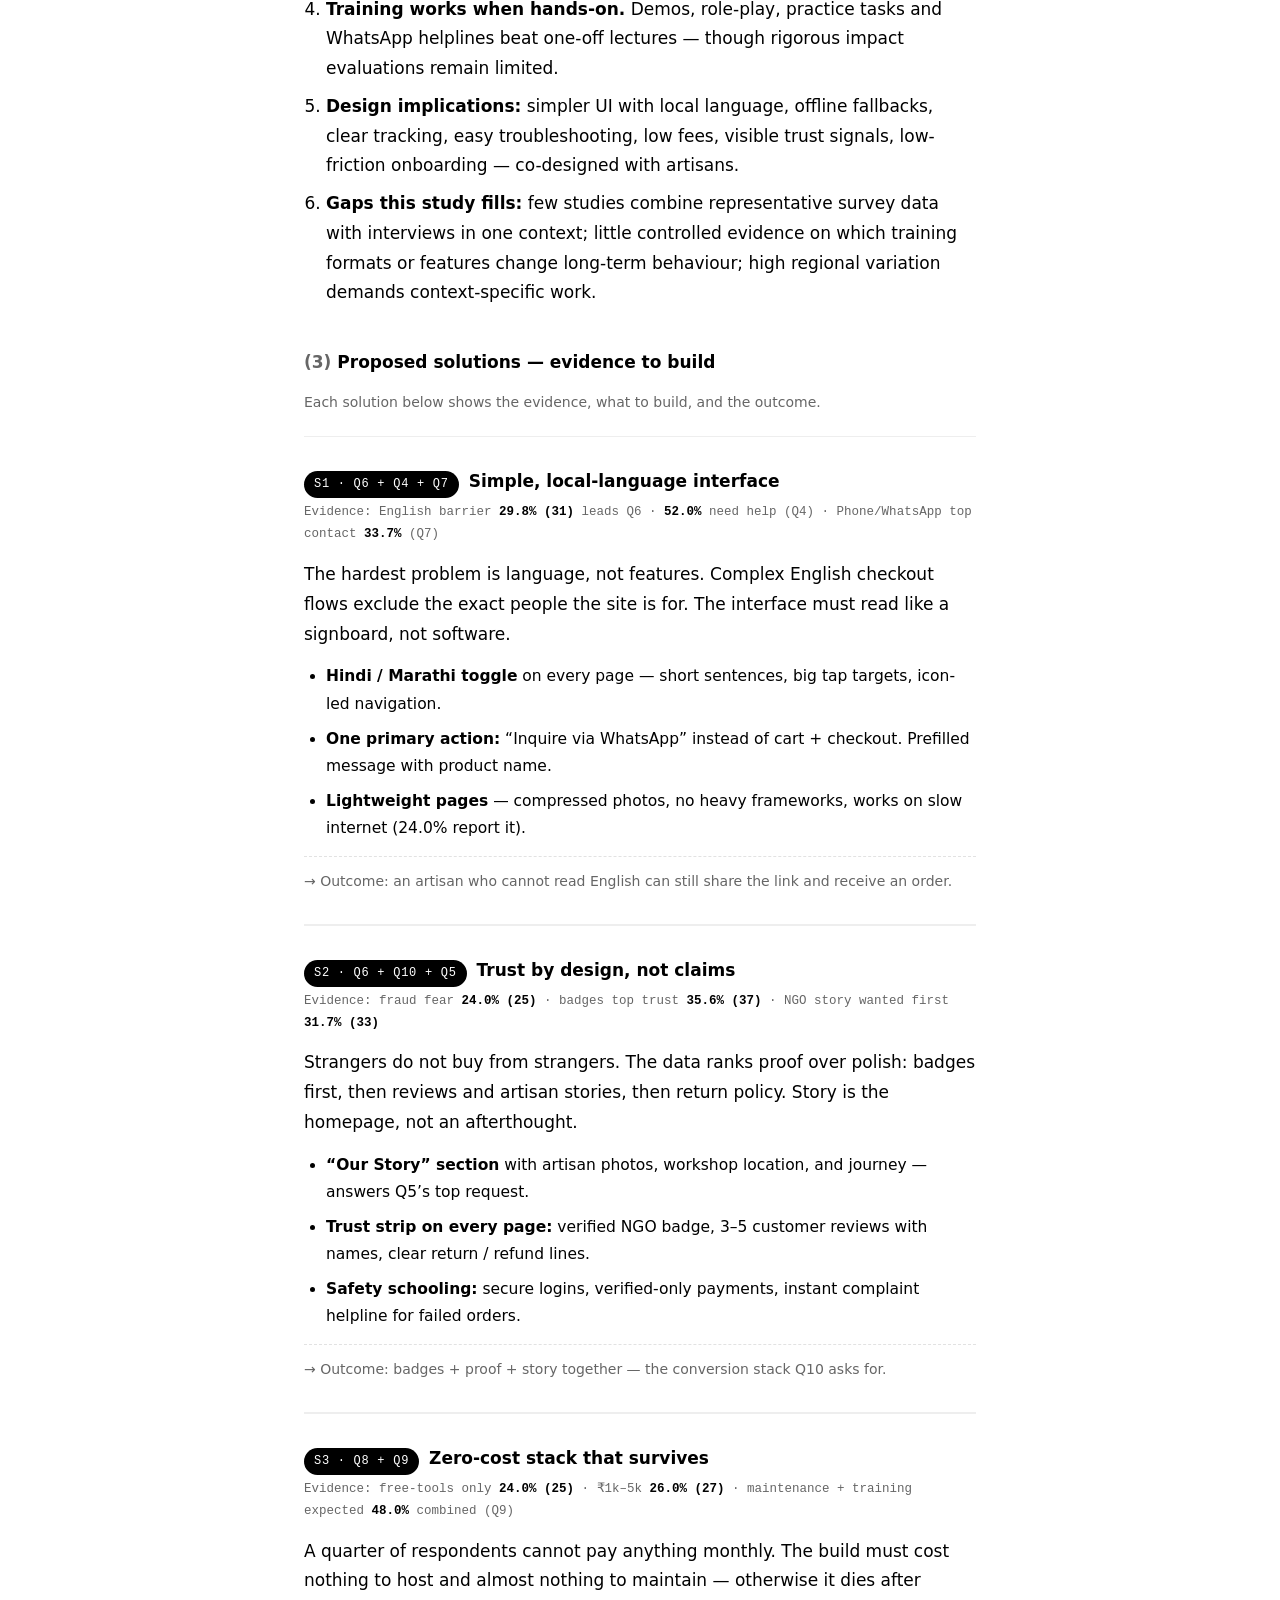
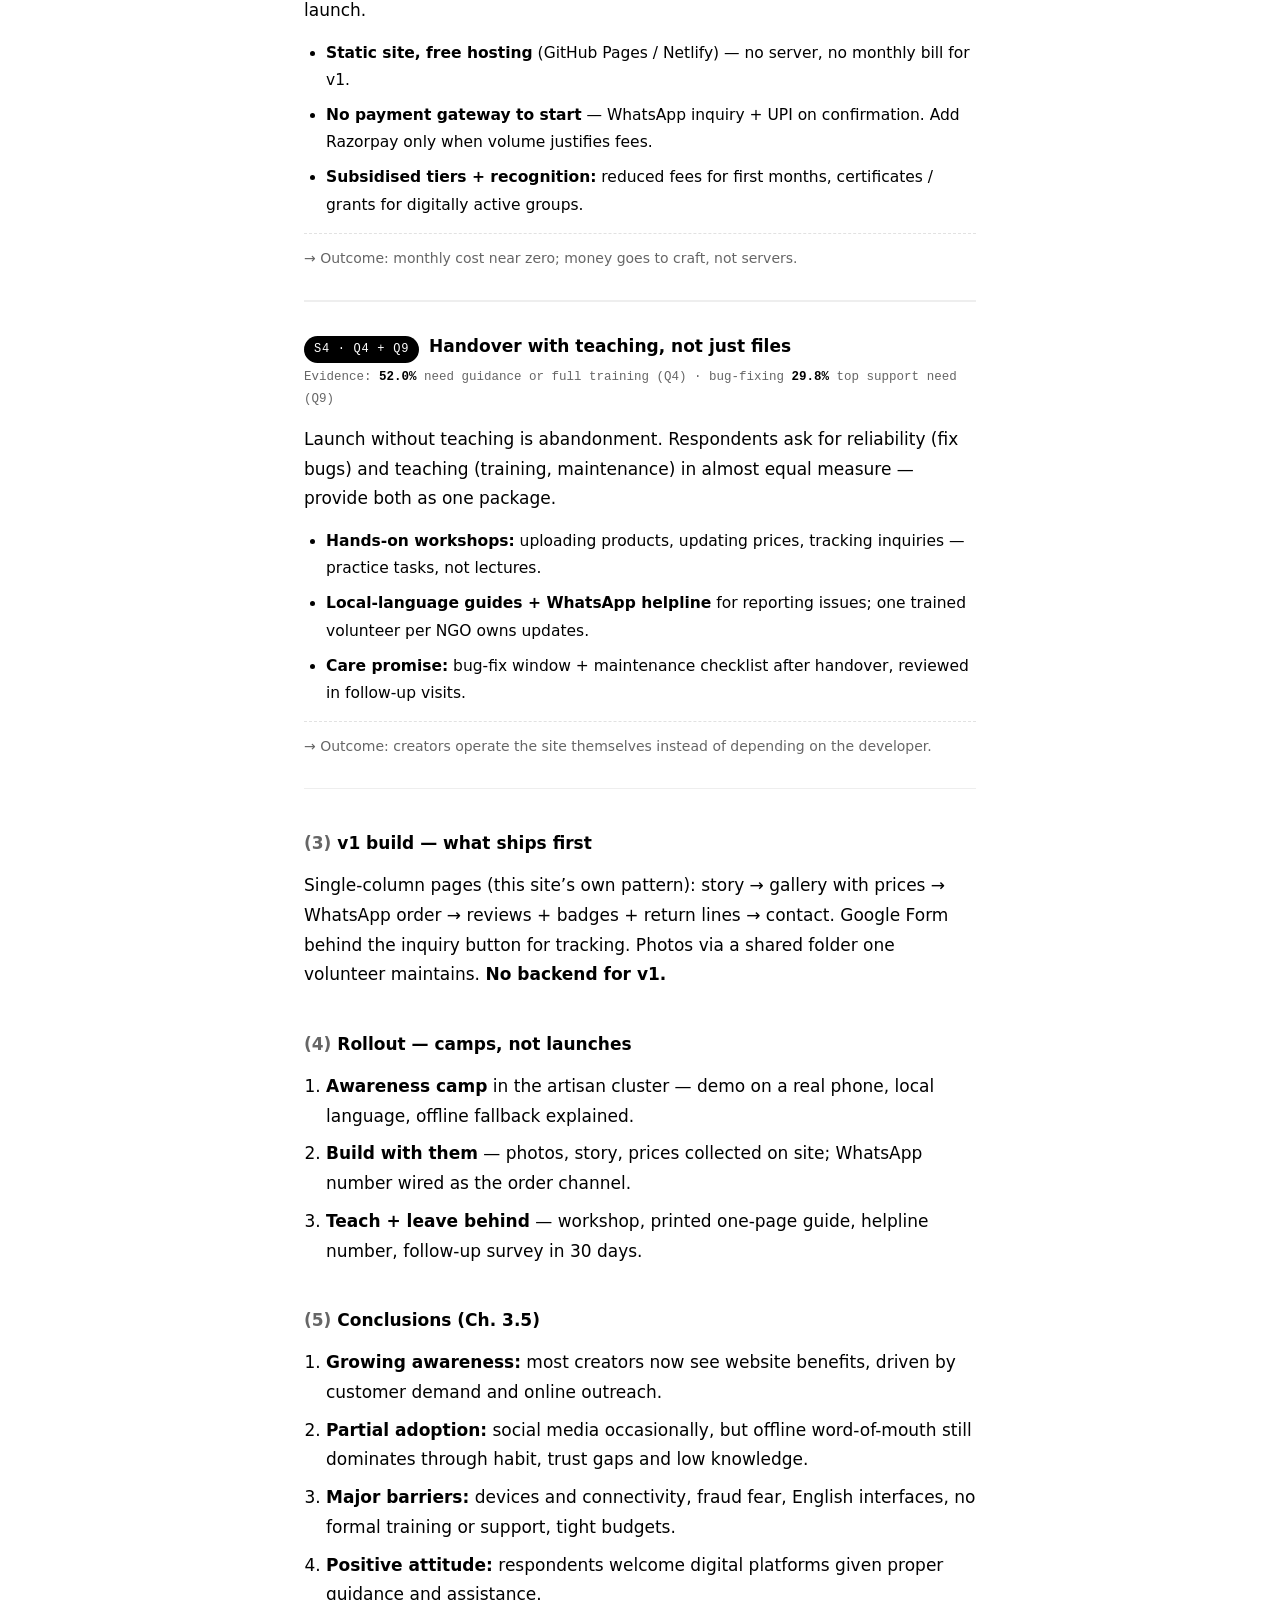
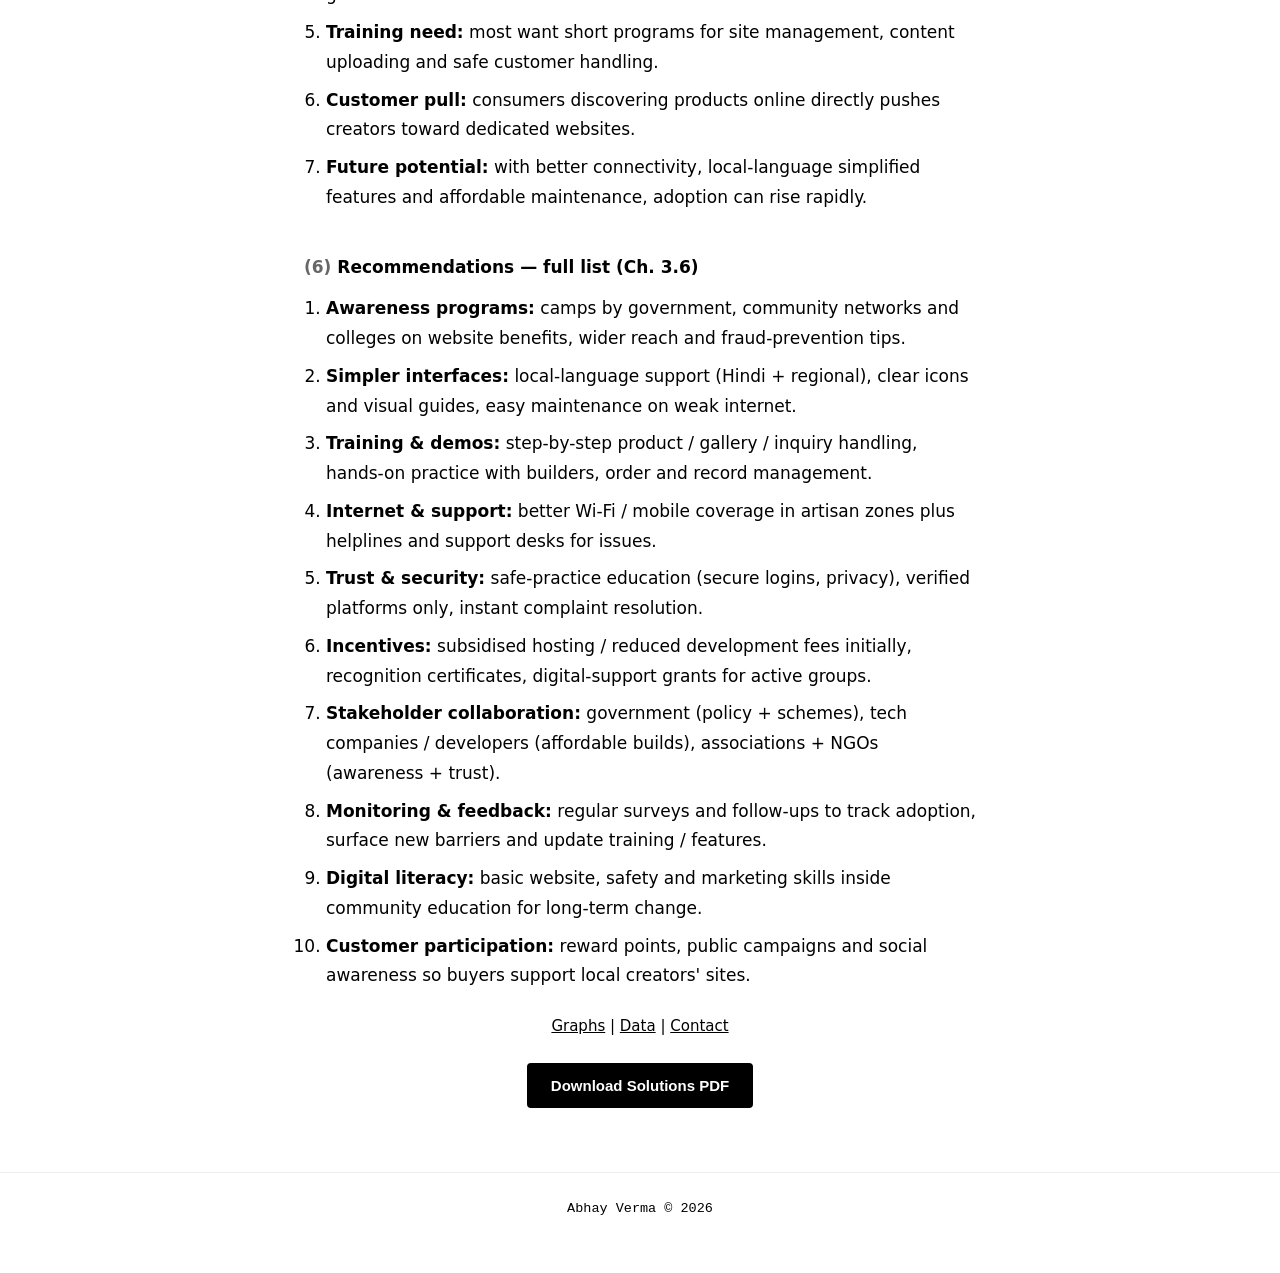
<file: solution.html>
<!DOCTYPE html>
<html lang="en">
<head>
<meta charset="UTF-8">
<meta name="viewport" content="width=device-width, initial-scale=1.0">
<title>Proposed Solutions — Field Project</title>
<link rel="icon" href="data:image/svg+xml,<svg xmlns=%22http://www.w3.org/2000/svg%22 viewBox=%220 0 100 100%22><text y=%22.9em%22 font-size=%2290%22>⬛</text></svg>">
<meta property="og:title" content="Local Craft. Real Reach.">
<meta property="og:description" content="Field project studying digital adoption for NGOs and Artisans.">
<link rel="stylesheet" href="styles.css">
</head>
<body>
<div class="side-nav left"><a href="graphs.html"><span>←</span> Graphs</a></div>
<div class="side-nav right"><a href="about.html">About <span>→</span></a></div>
<div class="container">
<div class="mark mono">AV <span>— Field Project · Mumbai</span></div>
<h1 class="headline">Local Craft. Real Reach.</h1>
<div class="sections mono bordered">
<a href="index.html">Home</a> · <a href="data.html">Data</a> · <a href="graphs.html">Graphs</a> · <a href="solution.html" class="active">Solutions</a> · <a href="about.html">About</a> · <a href="contact.html">Contact</a>
</div>
<h2 class="opener">Solutions — what to build from 104 answers</h2>
<p class="center">Four barriers surfaced in the data. Each solution below shows the evidence, what to build, and the outcome — designed for low bandwidth, local language and near-zero cost.</p>
<p class="toc mono"><a href="#s1">S1</a> · <a href="#s2">S2</a> · <a href="#s3">S3</a> · <a href="#s4">S4</a> · <a href="#stack">Stack</a> · <a href="#rollout">Rollout</a></p>
<div class="body">
<div class="data mono fade-in-section">
<div class="drow"><b>29.8% English barrier →</b><span class="pct">S1 · local-language UI</span></div>
<div class="drow"><b>24.0% fraud fear + 35.6% badges →</b><span class="pct">S2 · trust stack</span></div>
<div class="drow"><b>24.0% free-only budget →</b><span class="pct">S3 · zero-cost stack</span></div>
<div class="drow"><b>52.0% need help + 29.8% bug-fix →</b><span class="pct">S4 · training + care</span></div>
</div>

<div class="fade-in-section">
<h3><span class="num">(1)</span> Problem statement (Ch. 3.1)</h3>
<p>India's digital and e-commerce platforms have widened business reach — yet large numbers of local NGOs and small-scale artisans still rely on offline methods instead of dedicated websites. They provide unique crafts and essential community services, but participate little in the digital ecosystem due to: lack of technical and marketing literacy; fear of fraud and mistrust; poor connectivity in artisan clusters; difficulty managing sites or apps; and limited budget plus access to ongoing developer support.</p>
<p>This digital divide cuts local creators off from growth. The study therefore asks: <b>what are the website requirements, digital readiness and challenges of NGOs and artisans — and which training modules and feature-rich development raise their online visibility?</b></p>
</div>
<div class="fade-in-section">
<h3><span class="num">(2)</span> Literature — what prior work says (Ch. 3.2)</h3>
<ol class="tight">
<li><b>Fast-growing backbone.</b> India's digital / e-commerce reach has surged across urban and rural areas.</li>
<li><b>Uneven adoption.</b> Artisans go digital patchily — by education, budget and smartphone ownership; understanding often stays superficial.</li>
<li><b>Recurring barriers:</b> low confidence with apps; device / connectivity gaps; fraud and failed-transaction fears; development, fee and maintenance worries; customers still preferring cash.</li>
<li><b>Training works when hands-on.</b> Demos, role-play, practice tasks and WhatsApp helplines beat one-off lectures — though rigorous impact evaluations remain limited.</li>
<li><b>Design implications:</b> simpler UI with local language, offline fallbacks, clear tracking, easy troubleshooting, low fees, visible trust signals, low-friction onboarding — co-designed with artisans.</li>
<li><b>Gaps this study fills:</b> few studies combine representative survey data with interviews in one context; little controlled evidence on which training formats or features change long-term behaviour; high regional variation demands context-specific work.</li>
</ol>
</div>
<div class="fade-in-section">
<h3><span class="num">(3)</span> Proposed solutions — evidence to build</h3>
<p class="small">Each solution below shows the evidence, what to build, and the outcome.</p>
</div>
<div class="fade-in-section" id="s1"><div class="sx">
<div class="sx-head"><span class="qn">S1 · Q6 + Q4 + Q7</span><h4>Simple, local-language interface</h4></div>
<div class="ev">Evidence: English barrier <b>29.8% (31)</b> leads Q6 · <b>52.0%</b> need help (Q4) · Phone/WhatsApp top contact <b>33.7%</b> (Q7)</div>
<p>The hardest problem is language, not features. Complex English checkout flows exclude the exact people the site is for. The interface must read like a signboard, not software.</p>
<ul class="build">
<li><b>Hindi / Marathi toggle</b> on every page — short sentences, big tap targets, icon-led navigation.</li>
<li><b>One primary action:</b> “Inquire via WhatsApp” instead of cart + checkout. Prefilled message with product name.</li>
<li><b>Lightweight pages</b> — compressed photos, no heavy frameworks, works on slow internet (24.0% report it).</li>
</ul>
<div class="take">→ Outcome: an artisan who cannot read English can still share the link and receive an order.</div>
</div></div>

<div class="fade-in-section" id="s2"><div class="sx">
<div class="sx-head"><span class="qn">S2 · Q6 + Q10 + Q5</span><h4>Trust by design, not claims</h4></div>
<div class="ev">Evidence: fraud fear <b>24.0% (25)</b> · badges top trust <b>35.6% (37)</b> · NGO story wanted first <b>31.7% (33)</b></div>
<p>Strangers do not buy from strangers. The data ranks proof over polish: badges first, then reviews and artisan stories, then return policy. Story is the homepage, not an afterthought.</p>
<ul class="build">
<li><b>“Our Story” section</b> with artisan photos, workshop location, and journey — answers Q5’s top request.</li>
<li><b>Trust strip on every page:</b> verified NGO badge, 3–5 customer reviews with names, clear return / refund lines.</li>
<li><b>Safety schooling:</b> secure logins, verified-only payments, instant complaint helpline for failed orders.</li>
</ul>
<div class="take">→ Outcome: badges + proof + story together — the conversion stack Q10 asks for.</div>
</div></div>

<div class="fade-in-section" id="s3"><div class="sx">
<div class="sx-head"><span class="qn">S3 · Q8 + Q9</span><h4>Zero-cost stack that survives</h4></div>
<div class="ev">Evidence: free-tools only <b>24.0% (25)</b> · ₹1k–5k <b>26.0% (27)</b> · maintenance + training expected <b>48.0%</b> combined (Q9)</div>
<p>A quarter of respondents cannot pay anything monthly. The build must cost nothing to host and almost nothing to maintain — otherwise it dies after launch.</p>
<ul class="build">
<li><b>Static site, free hosting</b> (GitHub Pages / Netlify) — no server, no monthly bill for v1.</li>
<li><b>No payment gateway to start</b> — WhatsApp inquiry + UPI on confirmation. Add Razorpay only when volume justifies fees.</li>
<li><b>Subsidised tiers + recognition:</b> reduced fees for first months, certificates / grants for digitally active groups.</li>
</ul>
<div class="take">→ Outcome: monthly cost near zero; money goes to craft, not servers.</div>
</div></div>

<div class="fade-in-section" id="s4"><div class="sx">
<div class="sx-head"><span class="qn">S4 · Q4 + Q9</span><h4>Handover with teaching, not just files</h4></div>
<div class="ev">Evidence: <b>52.0%</b> need guidance or full training (Q4) · bug-fixing <b>29.8%</b> top support need (Q9)</div>
<p>Launch without teaching is abandonment. Respondents ask for reliability (fix bugs) and teaching (training, maintenance) in almost equal measure — provide both as one package.</p>
<ul class="build">
<li><b>Hands-on workshops:</b> uploading products, updating prices, tracking inquiries — practice tasks, not lectures.</li>
<li><b>Local-language guides + WhatsApp helpline</b> for reporting issues; one trained volunteer per NGO owns updates.</li>
<li><b>Care promise:</b> bug-fix window + maintenance checklist after handover, reviewed in follow-up visits.</li>
</ul>
<div class="take">→ Outcome: creators operate the site themselves instead of depending on the developer.</div>
</div></div>

<div class="fade-in-section" id="stack">
<h3><span class="num">(3)</span> v1 build — what ships first</h3>
<p>Single-column pages (this site’s own pattern): story → gallery with prices → WhatsApp order → reviews + badges + return lines → contact. Google Form behind the inquiry button for tracking. Photos via a shared folder one volunteer maintains. <b>No backend for v1.</b></p>
</div>

<div class="fade-in-section" id="rollout">
<h3><span class="num">(4)</span> Rollout — camps, not launches</h3>
<ol class="tight">
<li><b>Awareness camp</b> in the artisan cluster — demo on a real phone, local language, offline fallback explained.</li>
<li><b>Build with them</b> — photos, story, prices collected on site; WhatsApp number wired as the order channel.</li>
<li><b>Teach + leave behind</b> — workshop, printed one-page guide, helpline number, follow-up survey in 30 days.</li>
</ol>
</div>

<div class="fade-in-section">
<h3><span class="num">(5)</span> Conclusions (Ch. 3.5)</h3>
<ol class="tight">
<li><b>Growing awareness:</b> most creators now see website benefits, driven by customer demand and online outreach.</li>
<li><b>Partial adoption:</b> social media occasionally, but offline word-of-mouth still dominates through habit, trust gaps and low knowledge.</li>
<li><b>Major barriers:</b> devices and connectivity, fraud fear, English interfaces, no formal training or support, tight budgets.</li>
<li><b>Positive attitude:</b> respondents welcome digital platforms given proper guidance and assistance.</li>
<li><b>Training need:</b> most want short programs for site management, content uploading and safe customer handling.</li>
<li><b>Customer pull:</b> consumers discovering products online directly pushes creators toward dedicated websites.</li>
<li><b>Future potential:</b> with better connectivity, local-language simplified features and affordable maintenance, adoption can rise rapidly.</li>
</ol>
</div>

<div class="fade-in-section">
<h3><span class="num">(6)</span> Recommendations — full list (Ch. 3.6)</h3>
<ol class="tight">
<li><b>Awareness programs:</b> camps by government, community networks and colleges on website benefits, wider reach and fraud-prevention tips.</li>
<li><b>Simpler interfaces:</b> local-language support (Hindi + regional), clear icons and visual guides, easy maintenance on weak internet.</li>
<li><b>Training &amp; demos:</b> step-by-step product / gallery / inquiry handling, hands-on practice with builders, order and record management.</li>
<li><b>Internet &amp; support:</b> better Wi-Fi / mobile coverage in artisan zones plus helplines and support desks for issues.</li>
<li><b>Trust &amp; security:</b> safe-practice education (secure logins, privacy), verified platforms only, instant complaint resolution.</li>
<li><b>Incentives:</b> subsidised hosting / reduced development fees initially, recognition certificates, digital-support grants for active groups.</li>
<li><b>Stakeholder collaboration:</b> government (policy + schemes), tech companies / developers (affordable builds), associations + NGOs (awareness + trust).</li>
<li><b>Monitoring &amp; feedback:</b> regular surveys and follow-ups to track adoption, surface new barriers and update training / features.</li>
<li><b>Digital literacy:</b> basic website, safety and marketing skills inside community education for long-term change.</li>
<li><b>Customer participation:</b> reward points, public campaigns and social awareness so buyers support local creators' sites.</li>
</ol>
<p class="links"><a href="graphs.html">Graphs</a> | <a href="data.html">Data</a> | <a href="contact.html">Contact</a></p>
</div>

<div class="fade-in-section"><button onclick="window.print()" class="submit-btn" style="margin:24px auto 0 auto;display:block;">Download Solutions PDF</button></div>
</div>
</div>
<footer><div class="container mono">Abhay Verma © 2026</div></footer>
<script src="script.js"></script>
</body>
</html>
</file>
<file: styles.css>
/* AMI style — same as amilabs.xyz: ultra-minimal, single column, typographic */
*{margin:0;padding:0;box-sizing:border-box}
body{background:#fff;color:#000;font-family:"Inter",system-ui,-apple-system,"Segoe UI",Roboto,Helvetica,Arial,sans-serif;font-size:17px;line-height:1.75;-webkit-font-smoothing:antialiased;overflow-x:hidden}
.mono{font-family:ui-monospace,"IBM Plex Mono","Atkinson Hyperlegible Mono",SFMono-Regular,Menlo,monospace}
.container{max-width:720px;margin:0 auto;padding:64px 24px 0 24px}
.mark{font-size:13px;letter-spacing:.14em;text-transform:uppercase;margin-bottom:56px}
.mark span{color:#666}
h1.headline{font-variant:small-caps;font-size:clamp(34px,7vw,58px);line-height:1.05;letter-spacing:-.01em;font-weight:600;margin-bottom:48px;text-align:left}
.grid3{display:grid;grid-template-columns:1fr 1fr 1fr;gap:24px;margin-bottom:64px;padding-bottom:48px;border-bottom:1px solid #eee}
.grid3 .cell .k{font-size:13px;margin-bottom:6px}
.grid3 .cell .v{font-size:14px;text-decoration:underline;text-underline-offset:3px;overflow-wrap:break-word}
.grid3 .cell .v.plain{text-decoration:none}
.sections{text-align:center;font-size:13.5px;margin-bottom:64px;display:flex;flex-wrap:wrap;justify-content:center;gap:8px}
.sections a{color:#000;text-decoration:none;padding:4px 8px}
.sections a:hover{text-decoration:underline}
.sections a.active{font-weight:700;text-decoration:underline}
.sections.bordered{border-top:1px solid #eee;padding-top:40px}
h2.opener{text-align:center;font-size:22px;font-weight:700;margin-bottom:20px}
p.center{text-align:center;max-width:38em;margin:0 auto 20px auto}
.body{text-align:left;margin-top:20px}
.body p{margin-bottom:22px}
.body h3{font-size:17px;font-weight:700;margin:40px 0 12px 0}
.num{color:#666}
ol.tight,ul.tight{margin:0 0 22px 22px}
ol.tight li,ul.tight li{margin-bottom:8px}
/* data */
.data{border-top:1px solid #000;margin:8px 0 22px 0}
.drow{display:flex;justify-content:space-between;gap:16px;padding:10px 0;border-bottom:1px solid #eee;font-size:15px}
.drow b{font-weight:600}
.drow .pct{font-family:ui-monospace,Menlo,monospace;white-space:nowrap}
.pies{display:grid;grid-template-columns:1fr 1fr;gap:32px 24px;margin:24px 0}
.pie-block .pt{font-size:14px;font-weight:600;margin-bottom:10px}
.pie-row{display:flex;gap:14px;align-items:center}
.pie{width:104px;height:104px;border-radius:50%;flex-shrink:0;border:1px solid #e2e2e2;position:relative}
.pie.donut::after{content:"";position:absolute;inset:28px;background:#fff;border-radius:50%;border:1px solid #eee}
.donut-center{position:absolute;inset:0;display:grid;place-items:center;text-align:center}
.donut-center b{font-size:19px;line-height:1;background:#fff;padding:2px 6px;border-radius:6px}
.donut-center span{display:block;font-family:ui-monospace,Menlo,monospace;font-size:10px;color:#666;font-weight:400}
/* better graphs — same minimal language, stacked reading layout */
.toc{text-align:center;font-size:13px;margin:0 0 8px 0}
.toc a{color:#000;text-decoration:none;margin:0 5px}
.toc a:hover{text-decoration:underline}
.charts{display:flex;flex-direction:column;margin:8px 0 8px 0}
.chart{border-top:1px solid #eee;padding:30px 0 30px 0}
.chart:last-child{border-bottom:1px solid #eee}
.chart-head{display:flex;align-items:baseline;gap:10px;margin-bottom:4px;flex-wrap:wrap}
.chart-head .qn{font-family:ui-monospace,Menlo,monospace;font-size:12px;color:#fff;background:#000;border-radius:99px;padding:3px 10px;letter-spacing:.06em}
.chart-head h4{font-size:17px;font-weight:700}
.chart-q{font-size:14.5px;color:#666;margin-bottom:18px}
.chart-grid{display:grid;grid-template-columns:132px 1fr;gap:24px;align-items:start}
.donut-wrap{position:relative;width:124px;height:124px}
.bars{display:flex;flex-direction:column;gap:11px}
.bar-row{display:grid;grid-template-columns:1fr auto;gap:4px 12px;align-items:baseline}
.bar-label{font-size:14px}
.bar-val{font-family:ui-monospace,Menlo,monospace;font-size:12.5px;white-space:nowrap;color:#000}
.bar-track{grid-column:1 / -1;height:6px;background:#f1efe9;border-radius:99px;overflow:hidden;border:1px solid #eee}
.bar-fill{height:100%;border-radius:99px;width:0;transition:width 1.1s cubic-bezier(.2,.7,.2,1)}
.chart.in .bar-fill,.fade-in-section.is-visible .bar-fill{width:var(--w)}
/* animated donut (SVG) — minimal, same palette */
.donut-svg{width:124px;height:124px;display:block}
.donut-seg{transition:stroke-dasharray 1.2s cubic-bezier(.2,.7,.2,1)}
.donut-center b{display:inline-block;min-width:2ch}
/* front matter — certificate / declaration / contents */
.paper{border-top:2px solid #000;border-bottom:1px solid #eee;padding:24px 0;margin:0 0 8px 0}
.paper h4{font-size:15px;font-weight:700;margin-bottom:10px}
.paper p{font-size:15px;color:#333;margin-bottom:12px}
.paper p:last-child{margin-bottom:0}
.contents{border-top:1px solid #000;margin:8px 0 22px 0}
.crow{display:flex;justify-content:space-between;gap:16px;padding:10px 0;border-bottom:1px solid #eee;font-size:15px}
.crow a{color:#000;text-decoration:none}
.crow a:hover{text-decoration:underline}
.crow .pg{font-family:ui-monospace,Menlo,monospace;white-space:nowrap;color:#666}
.declare-mini{margin:28px 0;border-top:2px solid #000;border-bottom:2px solid #000;background:#fafafa;padding:24px;text-align:center}
.declare-mini .places{font-size:12px;letter-spacing:.08em;text-transform:uppercase;color:#555;margin-bottom:12px;font-family:ui-monospace,monospace}
.small{font-size:14px;color:#666}
@media (prefers-reduced-motion:reduce){.bar-fill,.donut-seg,.fade-in-section{transition:none!important}}
.take{margin-top:14px;padding-top:12px;border-top:1px dashed #e2e2e2;font-size:14px;color:#666}
.take b{color:#000}
.leg{font-size:13.5px;line-height:1.6}
.leg div{margin-bottom:2px}
.sq{display:inline-block;width:9px;height:9px;margin-right:7px;background:#000}
.names{text-align:center;margin:24px 0;font-size:15px;line-height:2.1}
.belief{text-align:center;margin:48px 0 24px 0}
.links{text-align:center;margin-bottom:24px;font-size:15px}
.links a{color:#000}
/* minimal blocks */
.method{border-left:3px solid #000;padding:16px 24px;background:#fcfcfc;margin-bottom:32px;font-size:15.5px;color:#333}
.q{border:1px solid #eaeaea;border-radius:10px;padding:24px 28px;margin-bottom:24px;background:#fff}
.q .qt{font-size:16px;font-weight:600;margin-bottom:14px;line-height:1.5}
.q .qt span{color:#666;font-family:ui-monospace,monospace;font-size:14px;margin-right:6px}
.q ul{list-style:none;padding:0;margin:0}
.q ul li{font-size:15px;color:#444;margin-bottom:6px;padding:8px 12px;border-radius:6px;background:#fafafa}
.sol{border:1px solid #eaeaea;border-left:4px solid #000;padding:24px;border-radius:8px;margin-bottom:24px;background:#fff}
.sol.h2{border-left-color:#555}.sol.h3{border-left-color:#888}.sol.h4{border-left-color:#bbb}
.sol h4{font-size:16px;font-weight:700;margin-bottom:12px}
.sol p{font-size:15.5px;color:#444;margin:0;line-height:1.6}
/* solutions — same minimal language as graphs */
.sx{border-top:1px solid #eee;padding:30px 0 30px 0}
.sx:last-of-type{border-bottom:1px solid #eee}
.sx-head{display:flex;align-items:baseline;gap:10px;margin-bottom:4px;flex-wrap:wrap}
.sx-head .qn{font-family:ui-monospace,Menlo,monospace;font-size:12px;color:#fff;background:#000;border-radius:99px;padding:3px 10px;letter-spacing:.06em}
.sx-head h4{font-size:17px;font-weight:700}
.ev{font-family:ui-monospace,Menlo,monospace;font-size:12.5px;color:#666;margin-bottom:14px}
.ev b{color:#000}
.sx p{margin-bottom:14px}
ul.build{margin:0 0 14px 22px}
ul.build li{margin-bottom:8px;font-size:15.5px}
ul.build li b{font-weight:600}
.statbox{display:flex;align-items:center;gap:24px;border:1px solid #e2e2e2;padding:24px 32px;border-radius:12px;margin:32px 0 48px 0}
.statnum{font-size:48px;font-weight:700;line-height:1;font-family:ui-monospace,monospace}
.stattext{font-size:15px;color:#444;line-height:1.5}
/* form */
.contact-form{margin-top:24px;display:flex;flex-direction:column;gap:20px}
.form-group{display:flex;flex-direction:column;gap:8px}
.form-group label{font-size:14px;font-weight:600}
.form-group input,.form-group textarea{width:100%;padding:12px;border:1px solid #ccc;font-family:inherit;font-size:15px;border-radius:4px;outline:none}
.form-group input:focus,.form-group textarea:focus{border-color:#000}
.submit-btn{background:#000;color:#fff;border:none;padding:14px 24px;font-size:15px;font-weight:600;cursor:pointer;border-radius:4px}
.submit-btn:hover{background:#333}
.contact-info{margin-top:48px;padding-top:24px;border-top:1px solid #eee;font-size:15px;color:#444;line-height:1.8}
.contact-info b{color:#000}
/* fade */
.fade-in-section{opacity:0;transform:translateY(20px);visibility:hidden;transition:opacity .6s ease-out,transform .6s ease-out;will-change:opacity,visibility}
.fade-in-section.is-visible{opacity:1;transform:none;visibility:visible}
/* side nav */
.side-nav{position:fixed;top:50%;transform:translateY(-50%);z-index:999}
.side-nav.left{left:0}.side-nav.right{right:0}
.side-nav a{display:flex;align-items:center;gap:8px;background:#fff;color:#000;text-decoration:none;padding:12px 16px;border:1px solid #e2e2e2;font-family:ui-monospace,monospace;font-size:13px;transition:all .2s}
.side-nav.left a{border-left:none;border-radius:0 4px 4px 0}
.side-nav.right a{border-right:none;border-radius:4px 0 0 4px}
.side-nav a:hover{background:#000;color:#fff;border-color:#000}
footer{border-top:1px solid #eee;margin-top:64px;padding:24px 0 56px 0;font-size:13.5px;color:#000;text-align:center}
footer .container{padding-top:0}
@media(max-width:640px){body{font-size:16px}.container{padding:44px 20px 0 20px}.grid3{grid-template-columns:1fr;gap:16px;margin-bottom:48px;padding-bottom:36px}.pies{grid-template-columns:1fr}h1.headline{margin-bottom:36px}.chart-grid{grid-template-columns:1fr;gap:18px}.donut-wrap{margin:0 auto}.pie{width:88px;height:88px}.pie-row{gap:12px}.donut-svg{width:112px;height:112px}.donut-wrap{width:112px;height:112px}.chart{padding:24px 0}.drow{font-size:14px}.bar-label{font-size:13.5px}.sections{font-size:12.5px}.mark{margin-bottom:40px}}
@media(max-width:800px){.side-nav{top:auto;bottom:24px;transform:none}.side-nav.left{left:16px}.side-nav.right{right:16px}.side-nav a{border:1px solid #e2e2e2!important;border-radius:30px!important;box-shadow:0 4px 12px rgba(0,0,0,.08)}.statbox{flex-direction:column;text-align:center;padding:20px;gap:16px}.q{padding:20px}}
@media print{.side-nav,.sections,.submit-btn{display:none!important}body{font-size:14px}.fade-in-section{opacity:1!important;transform:none!important;visibility:visible!important}}
</file>
